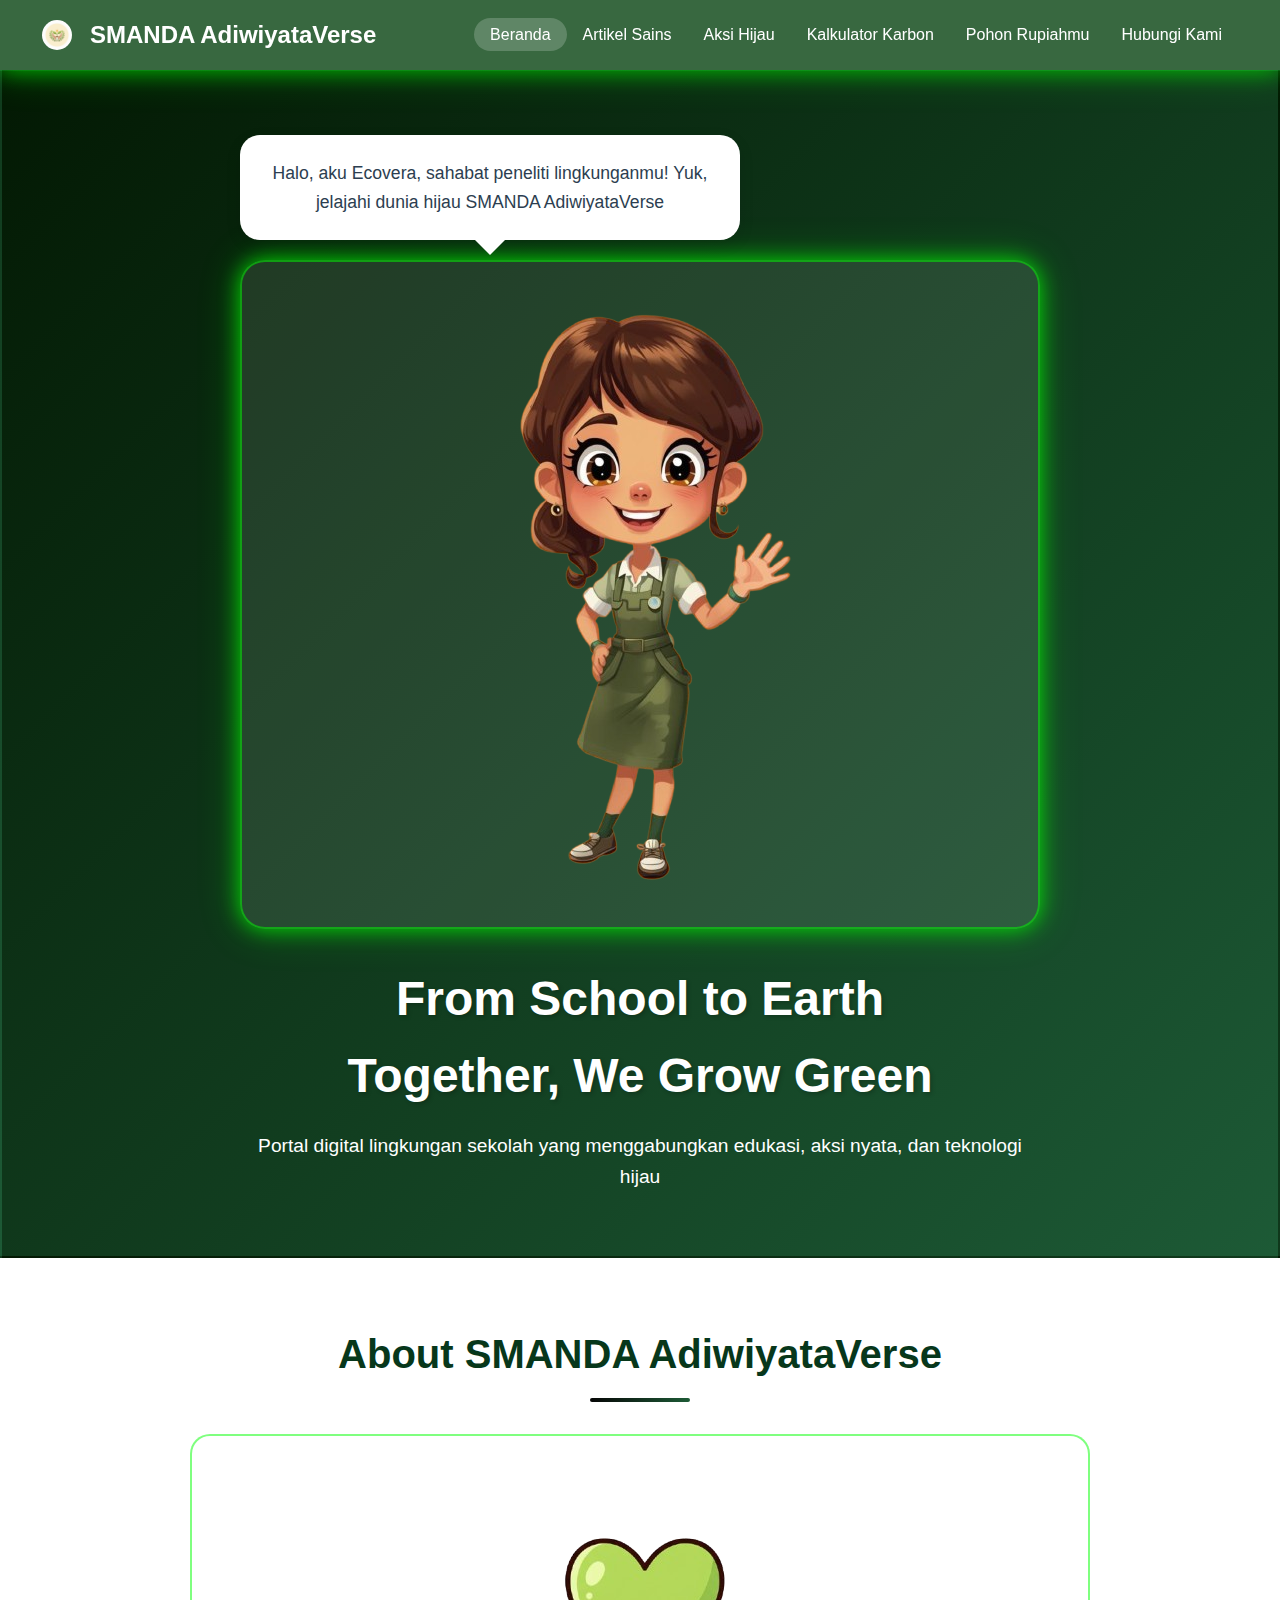
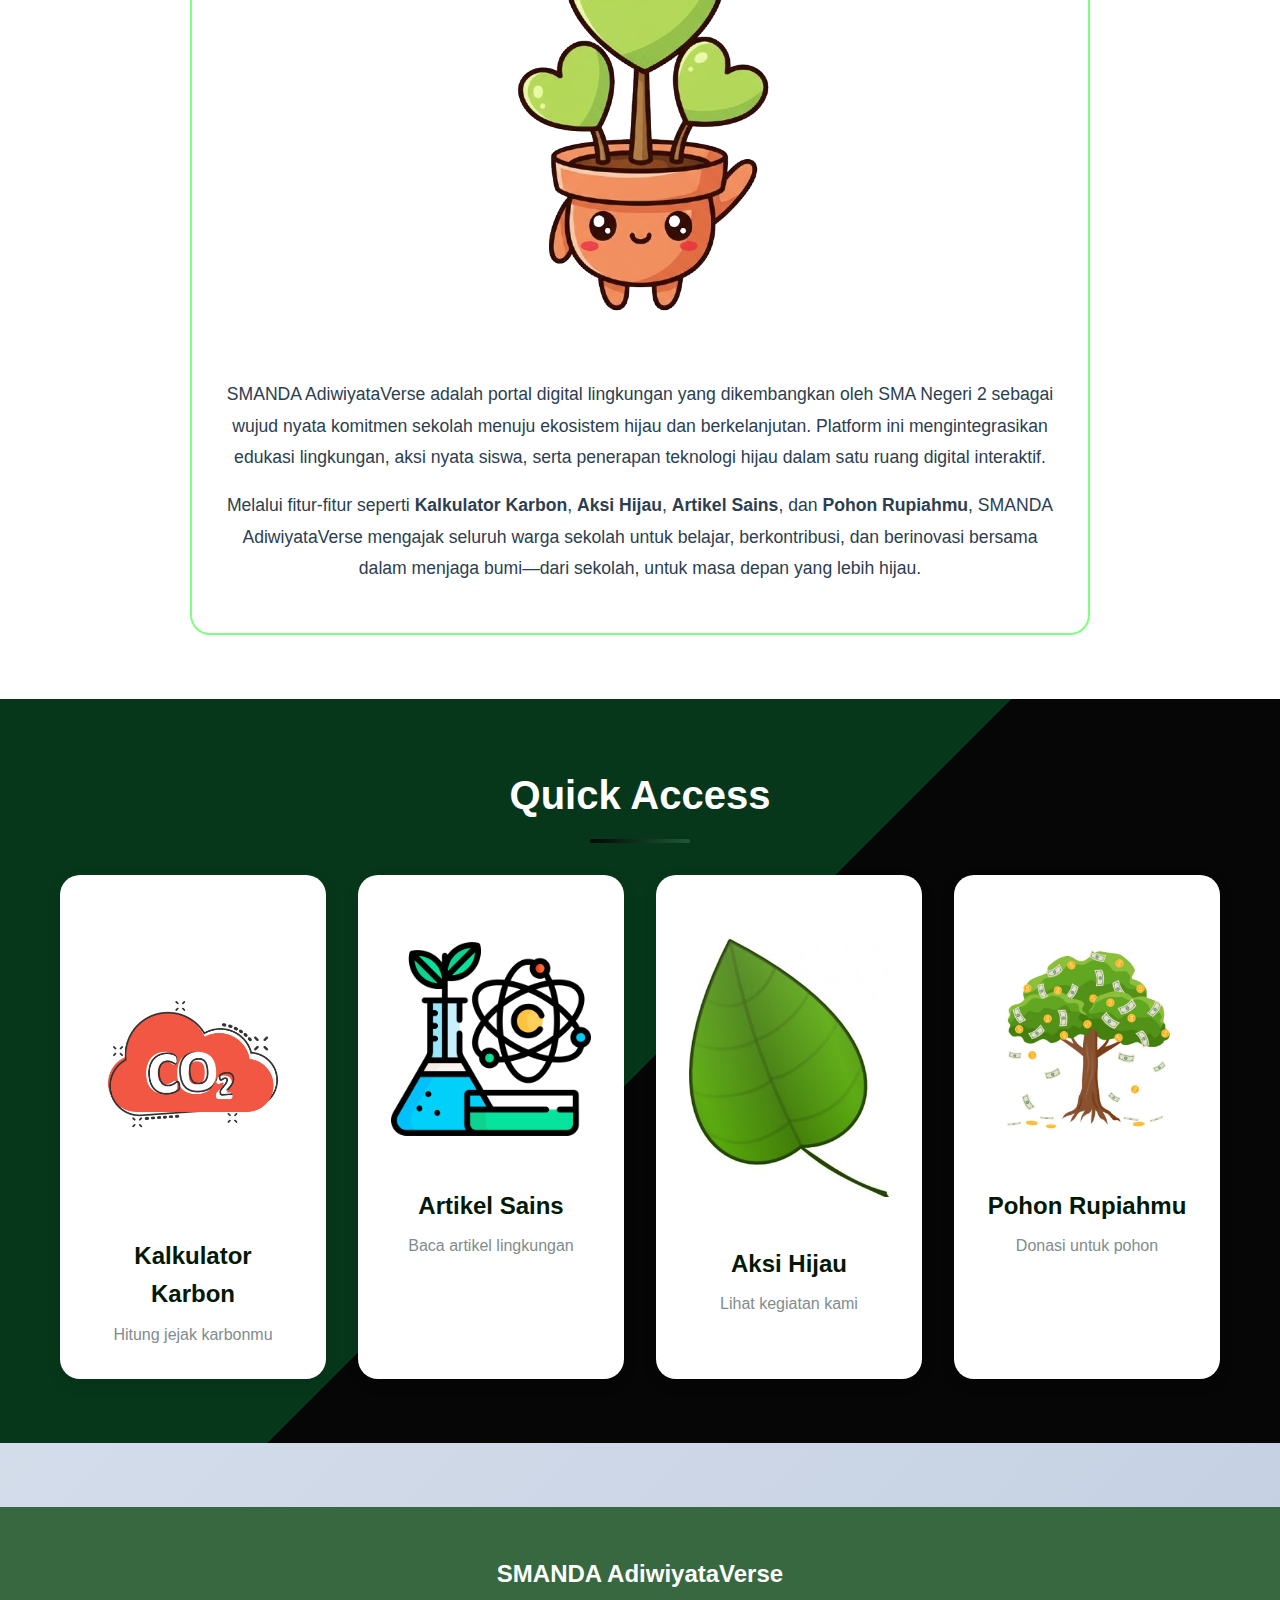
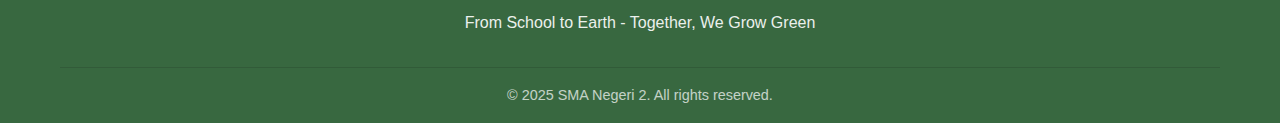
<file: project-folder/index.html>
<!DOCTYPE html>
<html lang="id">
<head>
    <meta charset="UTF-8">
    <meta name="viewport" content="width=device-width, initial-scale=1.0">
    <link rel="icon" href="https://public-frontend-cos.metadl.com/mgx/img/favicon.png" type="image/png">
    <title>SMANDA AdiwiyataVerse - Portal Lingkungan Digital</title>
    <link rel="stylesheet" href="./style.css">
</head>
<body>

    <nav class="navbar">
        <div class="nav-container">
            <div class="logo">
                <img src="logo.png" alt="Logo Memelihara Tumbuhan" class="logo-icon-image">
                <span class="logo-text">SMANDA AdiwiyataVerse</span>
            </div>
            <ul class="nav-menu">
                <li><a href="index.html" class="active">Beranda</a></li>
                <li><a href="artikel-sains.html">Artikel Sains</a></li>
                <li><a href="aksi-hijau.html">Aksi Hijau</a></li>
                <li><a href="kalkulator-karbon.html">Kalkulator Karbon</a></li>
                <li><a href="pohon-rupiahmu.html">Pohon Rupiahmu</a></li>
                <li class="nav-contact"><a href="contact.html" class="contact-btn">Hubungi Kami</a></li>
            </ul>
            <div class="hamburger">
                <span></span>
                <span></span>
                <span></span>
            </div>
        </div>
    </nav>

    <section class="hero">
        <div class="hero-container">
            <div class="hero-content">
                <div class="greeting-bubble">
                        <p class="greeting-text">Halo, aku Ecovera, sahabat peneliti lingkunganmu! Yuk, jelajahi dunia hijau SMANDA AdiwiyataVerse </p>
                    </div>
                <div class="ecovera-greeting">
                    <div class="ecovera-character">
                        <img src="vera.png" >
                    </div>
                </div>
                <h1 class="hero-title">From School to Earth<br>Together, We Grow Green</h1>
                <p class="hero-subtitle">Portal digital lingkungan sekolah yang menggabungkan edukasi, aksi nyata, dan teknologi hijau</p>
            </div>
        </div>
    </section>

    <section class="about">
        <div class="container"> 
            <h2 class="section-title">About SMANDA AdiwiyataVerse</h2>
            <div class="about-content" >
                <img src="cute.png" alt="Cute Image" class="about-image.left"> 
                <p>SMANDA AdiwiyataVerse adalah portal digital lingkungan yang dikembangkan oleh SMA Negeri 2 sebagai wujud nyata komitmen sekolah menuju ekosistem hijau dan berkelanjutan. Platform ini mengintegrasikan edukasi lingkungan, aksi nyata siswa, serta penerapan teknologi hijau dalam satu ruang digital interaktif.</p>
                <p>Melalui fitur-fitur seperti <strong>Kalkulator Karbon</strong>, <strong>Aksi Hijau</strong>, <strong>Artikel Sains</strong>, dan <strong>Pohon Rupiahmu</strong>, SMANDA AdiwiyataVerse mengajak seluruh warga sekolah untuk belajar, berkontribusi, dan berinovasi bersama dalam menjaga bumi—dari sekolah, untuk masa depan yang lebih hijau.</p>
            </div>
         
        </div>
    </section>

    <section class="quick-access">
        <div class="container">
            <h2 class="section-title">Quick Access</h2>
            <div class="quick-access-grid">
                <a href="kalkulator-karbon.html" class="quick-card">
                    <div class="quick-icon"><img src="co2.jpg" alt="" width="250"></div>
                    <h3>Kalkulator Karbon</h3>
                    <p>Hitung jejak karbonmu</p>
                </a>
                <a href="artikel-sains.html" class="quick-card">
                    <div class="quick-icon"><img src="artikel-sains.png" alt="" width="200"></div>
                    <h3>Artikel Sains</h3>
                    <p>Baca artikel lingkungan</p>
                </a>
                <a href="aksi-hijau.html" class="quick-card">
                    <div class="quick-icon"><img src="daun.jpg" alt="" width="200"></div>
                    <h3>Aksi Hijau</h3>
                    <p>Lihat kegiatan kami</p>
                </a>
                <a href="pohon-rupiahmu.html" class="quick-card">
                    <div class="quick-icon"><img src="pohon-rupiah.jpg" alt="" width="200" ></div>
                    <h3>Pohon Rupiahmu</h3>
                    <p>Donasi untuk pohon</p>
                </a>
            </div>
        </div>
    </section>

    <footer class="footer">
        <div class="container">
            <div class="footer-content">
                <div class="footer-logo">
                    <span class="logo-text">SMANDA AdiwiyataVerse</span>
                </div>
                <p class="footer-text">From School to Earth - Together, We Grow Green</p>
                <p class="footer-copyright">&copy; 2025 SMA Negeri 2. All rights reserved.</p>
            </div>
        </div>
    </footer>

    <script src="./script.js"></script>
</body>
</html>
</file>
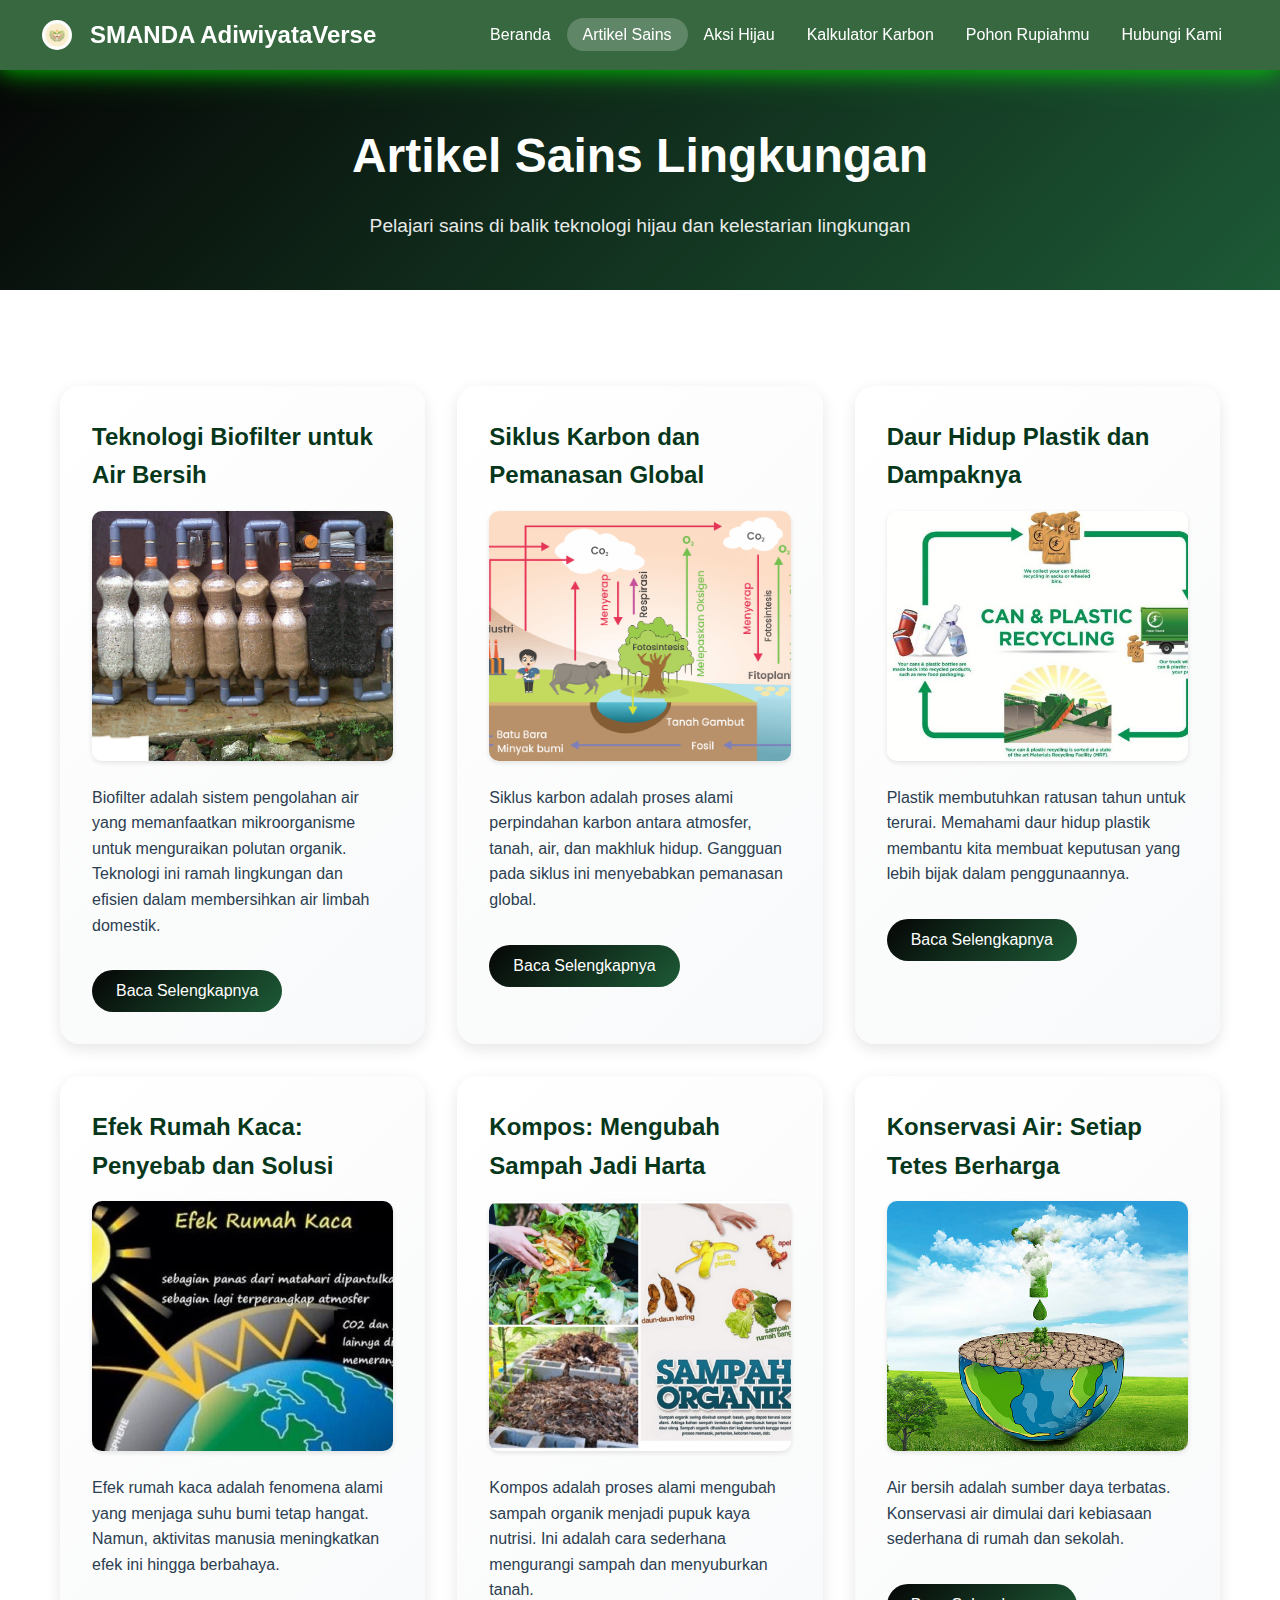
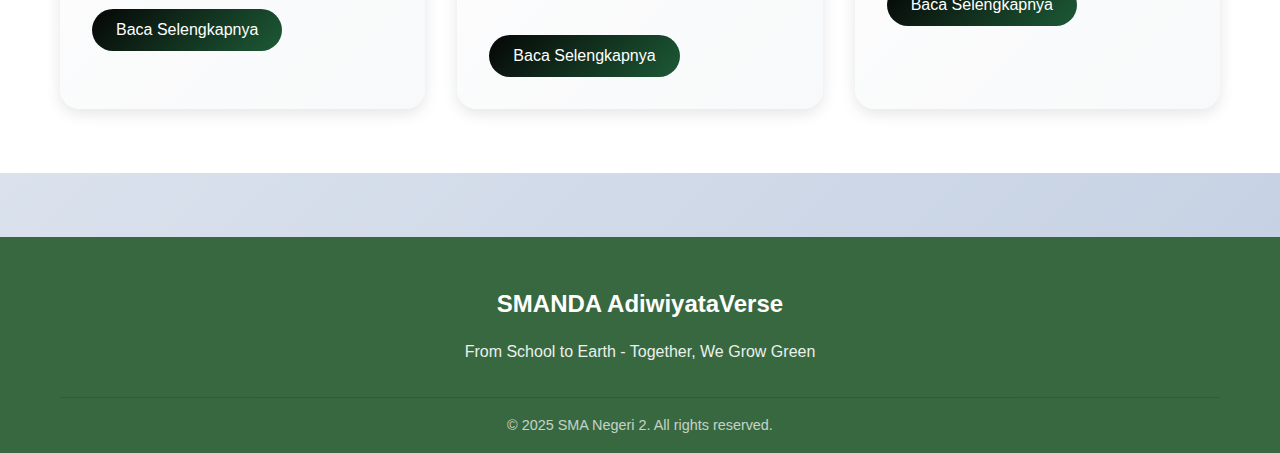
<file: project-folder/artikel-sains.html>
<!DOCTYPE html>
<html lang="id">
<head>
    <meta charset="UTF-8">
    <meta name="viewport" content="width=device-width, initial-scale=1.0">
    <link rel="icon" href="https://public-frontend-cos.metadl.com/mgx/img/favicon.png" type="image/png">
    <title>Artikel Sains - SMANDA AdiwiyataVerse</title>
    <link rel="stylesheet" href="./style.css">
</head>
<body>
    <nav class="navbar">
        <div class="nav-container">
            <div class="logo">
                <img src="logo.png" alt="Logo Memelihara Tumbuhan" class="logo-icon-image">
                <span class="logo-text">SMANDA AdiwiyataVerse</span>
            </div>
            <ul class="nav-menu">
                <li><a href="index.html">Beranda</a></li>
                <li><a href="artikel-sains.html" class="active">Artikel Sains</a></li>
                <li><a href="aksi-hijau.html">Aksi Hijau</a></li>
                <li><a href="kalkulator-karbon.html">Kalkulator Karbon</a></li>
                <li><a href="pohon-rupiahmu.html">Pohon Rupiahmu</a></li>
                <li class="nav-contact"><a href="contact.html" class="contact-btn">Hubungi Kami</a></li>
            </ul>
            <div class="hamburger">
                <span></span>
                <span></span>
                <span></span>
            </div>
        </div>
    </nav>

    <section class="page-header">
        <div class="container">
            <h1 class="page-title"> Artikel Sains Lingkungan</h1>
            <p class="page-subtitle">Pelajari sains di balik teknologi hijau dan kelestarian lingkungan</p>
        </div>
    </section>

    <section class="articles-section">
        <div class="container">
            <div class="articles-grid">
                <article class="article-card">
                    <h3 class="article-title">Teknologi Biofilter untuk Air Bersih</h3>
    
                    <div class="article-main-image-container">
                        <img src="biofilter.png" 
                        alt="Foto Skema/Instalasi Teknologi Biofilter" 
                        class="article-main-image">
                     </div>
                    
                    <p class="article-excerpt">Biofilter adalah sistem pengolahan air yang memanfaatkan mikroorganisme untuk menguraikan polutan organik. Teknologi ini ramah lingkungan dan efisien dalam membersihkan air limbah domestik.</p>
                    <div class="article-content">
                        <h4>Cara Kerja Biofilter:</h4>
                        <ul>
                            <li><strong>Media Filter:</strong> Menggunakan batu apung, kerikil, atau bahan organik sebagai tempat tumbuh bakteri pengurai</li>
                            <li><strong>Proses Aerobik:</strong> Bakteri memerlukan oksigen untuk menguraikan limbah organik menjadi zat yang lebih sederhana</li>
                            <li><strong>Hasil Akhir:</strong> Air yang keluar sudah lebih bersih dan aman untuk dibuang ke lingkungan</li>
                        </ul>
                        <p><strong>Manfaat:</strong> Mengurangi pencemaran air, biaya operasional rendah, dan ramah lingkungan.</p>
                    </div>
                    <button class="read-more-btn">Baca Selengkapnya</button>
                </article>

                <article class="article-card">
                    <h3 class="article-title">Siklus Karbon dan Pemanasan Global</h3>
    
                     <div class="article-main-image-container">
                        <img src="siklus-karbon.png" 
                        alt="Ilustrasi Siklus Karbon Global" 
                        class="article-main-image">
                     </div>

                    <p class="article-excerpt">Siklus karbon adalah proses alami perpindahan karbon antara atmosfer, tanah, air, dan makhluk hidup. Gangguan pada siklus ini menyebabkan pemanasan global.</p>
                    <div class="article-content">
                        <h4>Tahapan Siklus Karbon:</h4>
                        <ul>
                            <li><strong>Fotosintesis:</strong> Tumbuhan menyerap CO₂ dari atmosfer dan mengubahnya menjadi oksigen dan glukosa</li>
                            <li><strong>Respirasi:</strong> Makhluk hidup mengeluarkan CO₂ kembali ke atmosfer saat bernapas</li>
                            <li><strong>Dekomposisi:</strong> Organisme pengurai melepaskan karbon dari bahan organik yang mati</li>
                            <li><strong>Pembakaran Fosil:</strong> Aktivitas manusia melepaskan karbon tersimpan dalam bahan bakar fosil</li>
                        </ul>
                        <p><strong>Dampak:</strong> Peningkatan CO₂ di atmosfer menyebabkan efek rumah kaca dan pemanasan global.</p>
                    </div>
                    <button class="read-more-btn">Baca Selengkapnya</button>
                </article>

                <article class="article-card">
                    <h3 class="article-title">Daur Hidup Plastik dan Dampaknya</h3>

                    <div class="article-main-image-container">
                        <img src="daur-plastik.jpg" 
                        alt="daur-hidup-plastik" 
                        class="article-main-image">
                     </div>

                    <p class="article-excerpt">Plastik membutuhkan ratusan tahun untuk terurai. Memahami daur hidup plastik membantu kita membuat keputusan yang lebih bijak dalam penggunaannya.</p>
                    <div class="article-content">
                        <h4>Tahapan Daur Hidup Plastik:</h4>
                        <ul>
                            <li><strong>Produksi:</strong> Dibuat dari minyak bumi melalui proses kimia yang menghasilkan emisi CO₂</li>
                            <li><strong>Penggunaan:</strong> Digunakan dalam berbagai produk, seringkali hanya sekali pakai</li>
                            <li><strong>Pembuangan:</strong> Berakhir di TPA, lautan, atau insinerator</li>
                            <li><strong>Degradasi:</strong> Membutuhkan 100-1000 tahun untuk terurai, melepaskan mikroplastik berbahaya</li>
                        </ul>
                        <p><strong>Solusi:</strong> Kurangi penggunaan plastik sekali pakai, gunakan alternatif ramah lingkungan, dan daur ulang dengan benar.</p>
                    </div>
                    <button class="read-more-btn">Baca Selengkapnya</button>
                </article>

                <article class="article-card">
                    <h3 class="article-title">Efek Rumah Kaca: Penyebab dan Solusi</h3>

                      <div class="article-main-image-container">
                        <img src="efekrumahkaca.jpg" 
                        alt="efekrumahkaca" 
                        class="article-main-image">
                     </div>
                    
                    <p class="article-excerpt">Efek rumah kaca adalah fenomena alami yang menjaga suhu bumi tetap hangat. Namun, aktivitas manusia meningkatkan efek ini hingga berbahaya.</p>
                    <div class="article-content">
                        <h4>Cara Kerja Efek Rumah Kaca:</h4>
                        <ul>
                            <li><strong>Radiasi Matahari:</strong> Energi matahari masuk ke atmosfer bumi</li>
                            <li><strong>Penyerapan Panas:</strong> Permukaan bumi menyerap sebagian energi dan memantulkan sisanya</li>
                            <li><strong>Gas Rumah Kaca:</strong> CO₂, metana, dan gas lain menahan panas yang dipantulkan</li>
                            <li><strong>Pemanasan:</strong> Panas terperangkap menyebabkan suhu bumi meningkat</li>
                        </ul>
                        <p><strong>Solusi:</strong> Kurangi emisi dengan energi terbarukan, hemat energi, dan tanam lebih banyak pohon.</p>
                    </div>
                    <button class="read-more-btn">Baca Selengkapnya</button>
                </article>

                <article class="article-card">
                    <h3 class="article-title">Kompos: Mengubah Sampah Jadi Harta</h3>
                    
                    <div class="article-main-image-container">
                        <img src= "kompos.jpeg" 
                        alt="kompos" 
                        class="article-main-image">
                     </div>
                    
                    <p class="article-excerpt">Kompos adalah proses alami mengubah sampah organik menjadi pupuk kaya nutrisi. Ini adalah cara sederhana mengurangi sampah dan menyuburkan tanah.</p>
                    <div class="article-content">
                        <h4>Proses Pembuatan Kompos:</h4>
                        <ul>
                            <li><strong>Bahan Hijau:</strong> Sisa sayuran, buah, dan rumput (kaya nitrogen)</li>
                            <li><strong>Bahan Coklat:</strong> Daun kering, ranting, kertas (kaya karbon)</li>
                            <li><strong>Dekomposisi:</strong> Mikroorganisme mengurai bahan organik dalam 2-3 bulan</li>
                            <li><strong>Hasil:</strong> Kompos matang berwarna coklat gelap, berbau tanah, dan siap digunakan</li>
                        </ul>
                        <p><strong>Manfaat:</strong> Mengurangi sampah TPA, menyuburkan tanah tanpa kimia, dan mengurangi emisi metana.</p>
                    </div>
                    <button class="read-more-btn">Baca Selengkapnya</button>
                </article>

                <article class="article-card">
                    <h3 class="article-title">Konservasi Air: Setiap Tetes Berharga</h3>

                    <div class="article-main-image-container">
                        <img src="air.jpg" 
                        alt="air" 
                        class="article-main-image">
                     </div>
                    <p class="article-excerpt">Air bersih adalah sumber daya terbatas. Konservasi air dimulai dari kebiasaan sederhana di rumah dan sekolah.</p>
                    <div class="article-content">
                        <h4>Tips Konservasi Air:</h4>
                        <ul>
                            <li><strong>Perbaiki Kebocoran:</strong> Keran bocor bisa membuang 20 liter air per hari</li>
                            <li><strong>Mandi Singkat:</strong> Kurangi waktu mandi dari 15 menit jadi 5 menit</li>
                            <li><strong>Gunakan Kembali:</strong> Air bekas cuci sayur bisa untuk menyiram tanaman</li>
                            <li><strong>Tampung Air Hujan:</strong> Gunakan untuk menyiram tanaman atau mencuci kendaraan</li>
                        </ul>
                        <p><strong>Fakta:</strong> Menghemat 10 liter air per hari = 3.650 liter per tahun per orang!</p>
                    </div>
                    <button class="read-more-btn">Baca Selengkapnya</button>
                </article>
            </div>
        </div>
    </section>

    <footer class="footer">
        <div class="container">
            <div class="footer-content">
                <div class="footer-logo">
                    <span class="logo-text">SMANDA AdiwiyataVerse</span>
                </div>
                <p class="footer-text">From School to Earth - Together, We Grow Green</p>
                <p class="footer-copyright">&copy; 2025 SMA Negeri 2. All rights reserved.</p>
            </div>
        </div>
    </footer>

    <script src="./script.js"></script>
</body>
</html>
</file>
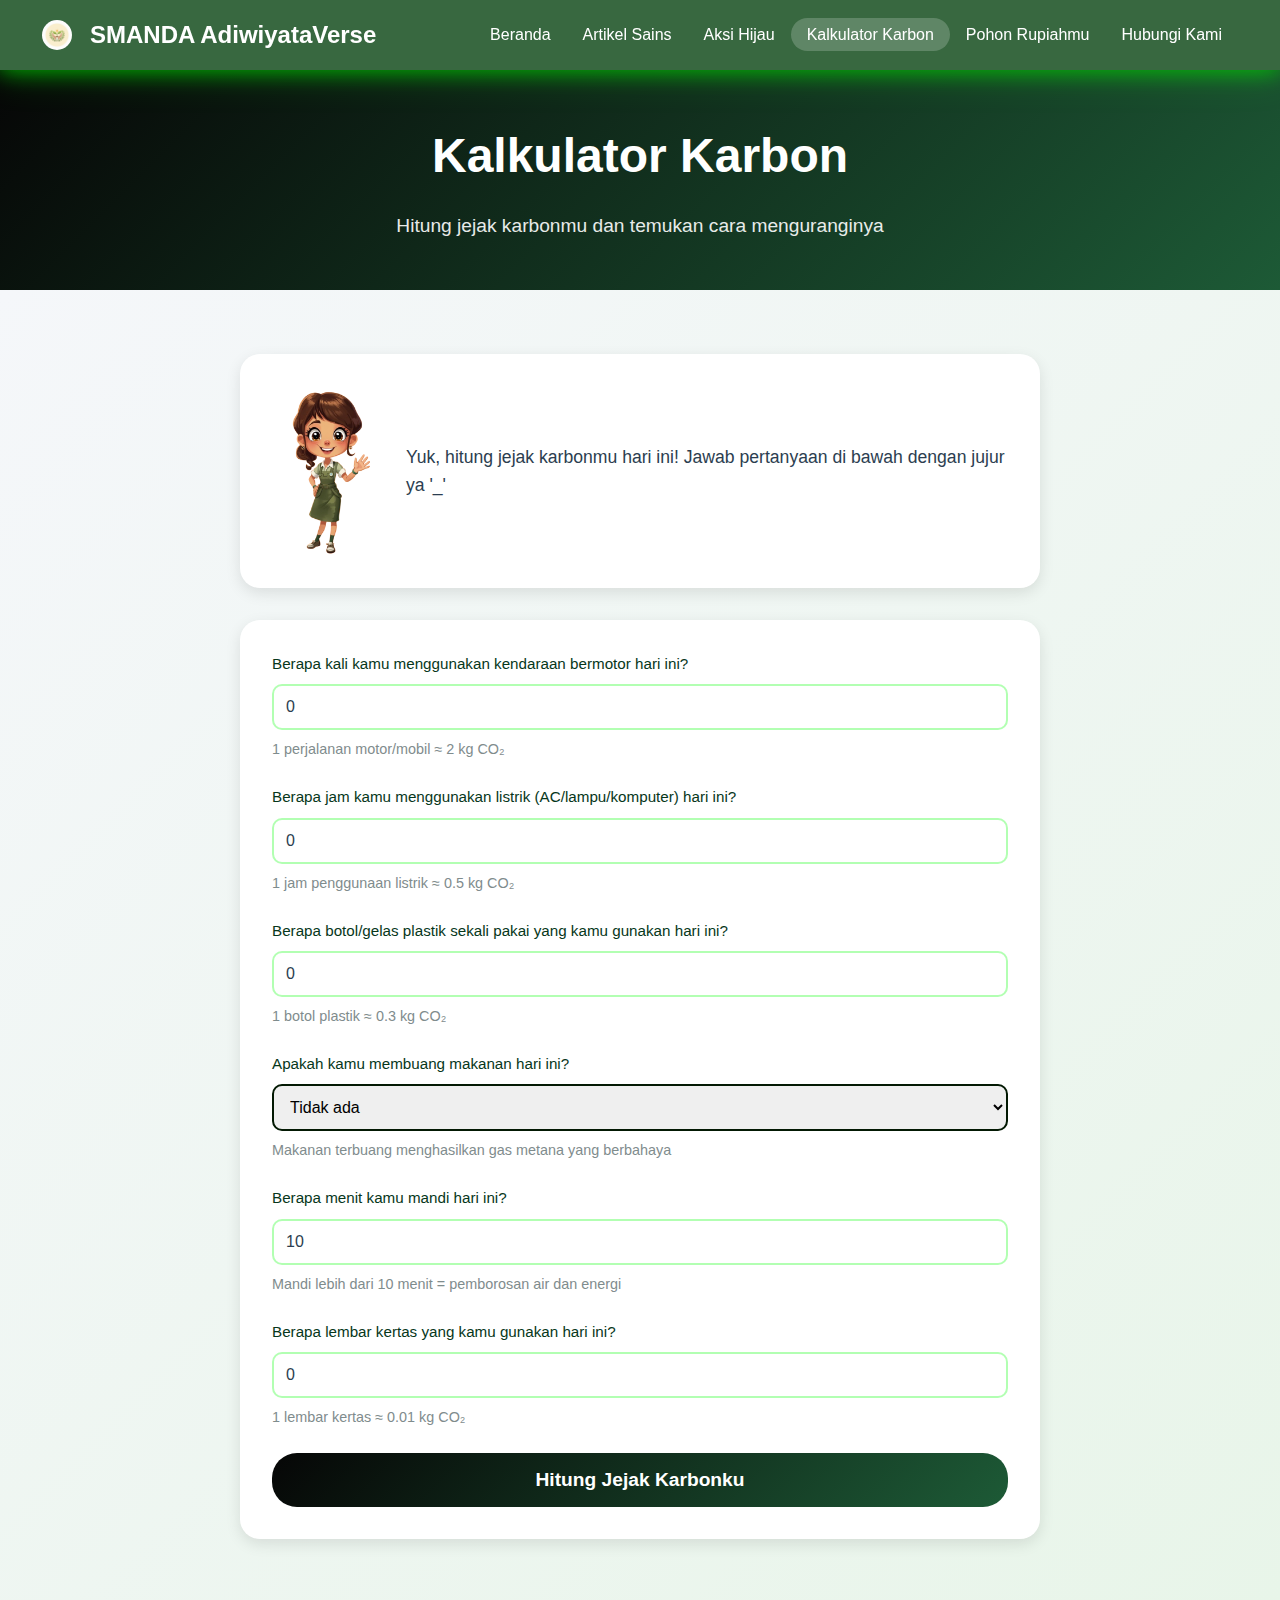
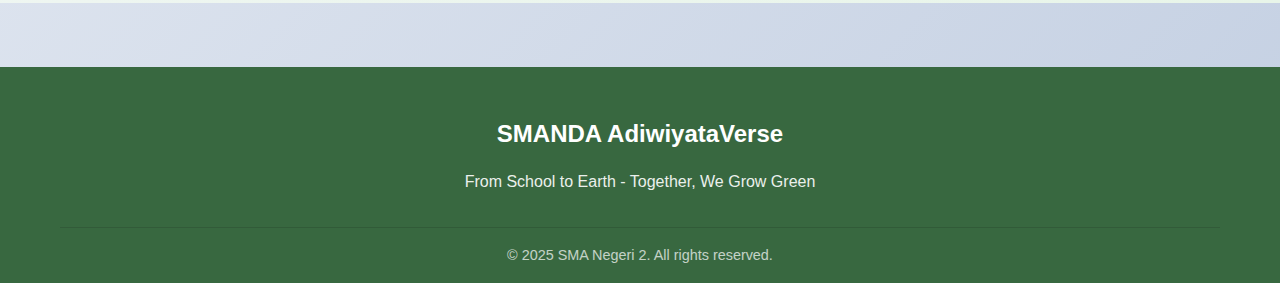
<file: project-folder/kalkulator-karbon.html>
<!DOCTYPE html>
<html lang="id">
<head>
    <meta charset="UTF-8">
    <meta name="viewport" content="width=device-width, initial-scale=1.0">
    <link rel="icon" href="https://public-frontend-cos.metadl.com/mgx/img/favicon.png" type="image/png">
    <title>Kalkulator Karbon - SMANDA AdiwiyataVerse</title>
    <link rel="stylesheet" href="./style.css">
</head>
<body>

    <nav class="navbar">
        <div class="nav-container">
            <div class="logo">
                <img src="logo.png" alt="Logo Memelihara Tumbuhan" class="logo-icon-image">
                <span class="logo-text">SMANDA AdiwiyataVerse</span>
            </div>
            <ul class="nav-menu">
                <li><a href="index.html">Beranda</a></li>
                <li><a href="artikel-sains.html">Artikel Sains</a></li>
                <li><a href="aksi-hijau.html">Aksi Hijau</a></li>
                <li><a href="kalkulator-karbon.html" class="active">Kalkulator Karbon</a></li>
                <li><a href="pohon-rupiahmu.html">Pohon Rupiahmu</a></li>
                <li class="nav-contact"><a href="contact.html" class="contact-btn">Hubungi Kami</a></li>
            </ul>
            <div class="hamburger">
                <span></span>
                <span></span>
                <span></span>
            </div>
        </div>
    </nav>

    <section class="page-header">
        <div class="container">
            <h1 class="page-title">Kalkulator Karbon</h1>
            <p class="page-subtitle">Hitung jejak karbonmu dan temukan cara menguranginya</p>
        </div>
    </section>

    <section class="calculator-section">
        <div class="container">
            <div class="calculator-container">
                <div class="calculator-intro">
                    <div class="ecovera-small">
                        <img src="vera.png" alt="Ecovera" class="ecovera-avatar">
                        <p class="ecovera-message">Yuk, hitung jejak karbonmu hari ini! Jawab pertanyaan di bawah dengan jujur ya '_' </p>
                    </div>
                </div>

                <form id="carbon-form" class="carbon-form">
                    <div class="form-group">
                        <label for="transport">
                            Berapa kali kamu menggunakan kendaraan bermotor hari ini?
                        </label>
                        <input type="number" id="transport" name="transport" min="0" value="0" required>
                        <small>1 perjalanan motor/mobil ≈ 2 kg CO₂</small>
                    </div>

                    <div class="form-group">
                        <label for="electricity">
                            Berapa jam kamu menggunakan listrik (AC/lampu/komputer) hari ini?
                        </label>
                        <input type="number" id="electricity" name="electricity" min="0" value="0" step="0.5" required>
                        <small>1 jam penggunaan listrik ≈ 0.5 kg CO₂</small>
                    </div>

                    <div class="form-group">
                        <label for="plastic">
                            Berapa botol/gelas plastik sekali pakai yang kamu gunakan hari ini?
                        </label>
                        <input type="number" id="plastic" name="plastic" min="0" value="0" required>
                        <small>1 botol plastik ≈ 0.3 kg CO₂</small>
                    </div>

                    <div class="form-group">
                        <label for="food-waste">
                            Apakah kamu membuang makanan hari ini?
                        </label>
                        <select id="food-waste" name="food-waste" required>
                            <option value="0">Tidak ada</option>
                            <option value="0.5">Sedikit (1 porsi kecil)</option>
                            <option value="1">Sedang (1 porsi penuh)</option>
                            <option value="2">Banyak (lebih dari 1 porsi)</option>
                        </select>
                        <small>Makanan terbuang menghasilkan gas metana yang berbahaya</small>
                    </div>

                    <div class="form-group">
                        <label for="water">
                            Berapa menit kamu mandi hari ini?
                        </label>
                        <input type="number" id="water" name="water" min="0" value="10" required>
                        <small>Mandi lebih dari 10 menit = pemborosan air dan energi</small>
                    </div>

                    <div class="form-group">
                        <label for="paper">
                            Berapa lembar kertas yang kamu gunakan hari ini?
                        </label>
                        <input type="number" id="paper" name="paper" min="0" value="0" required>
                        <small>1 lembar kertas ≈ 0.01 kg CO₂</small>
                    </div>

                    <button type="submit" class="calculate-btn">Hitung Jejak Karbonku</button>
                </form>

                <div id="results" class="results-container" style="display: none;">
                    <div class="results-header">
                        <h3>📊 Hasil Perhitungan</h3>
                    </div>
                    <div class="results-content">
                        <div class="total-emission">
                            <span class="emission-label">Total Emisi Hari Ini:</span>
                            <span class="emission-value" id="total-emission">0</span>
                            <span class="emission-unit">kg CO₂</span>
                        </div>
                        <div class="emission-breakdown">
                            <h4>Rincian Emisi:</h4>
                            <ul id="breakdown-list"></ul>
                        </div>
                        <div class="recommendations">
                            <h4>💡 Rekomendasi untuk Kamu:</h4>
                            <ul id="recommendations-list"></ul>
                        </div>
                        <div class="impact-comparison">
                            <p id="impact-text"></p>
                        </div>
                        <button id="recalculate" class="recalculate-btn">Hitung Ulang</button>
                    </div>
                </div>
            </div>
        </div>
    </section>

    <footer class="footer">
        <div class="container">
            <div class="footer-content">
                <div class="footer-logo">
                    <span class="logo-text">SMANDA AdiwiyataVerse</span>
                </div>
                <p class="footer-text">From School to Earth - Together, We Grow Green</p>
                <p class="footer-copyright">&copy; 2025 SMA Negeri 2. All rights reserved.</p>
            </div>
        </div>
    </footer>

    <script src="./script.js"></script>
    <script src="./kalkulator.js"></script>
</body>
</html>
</file>
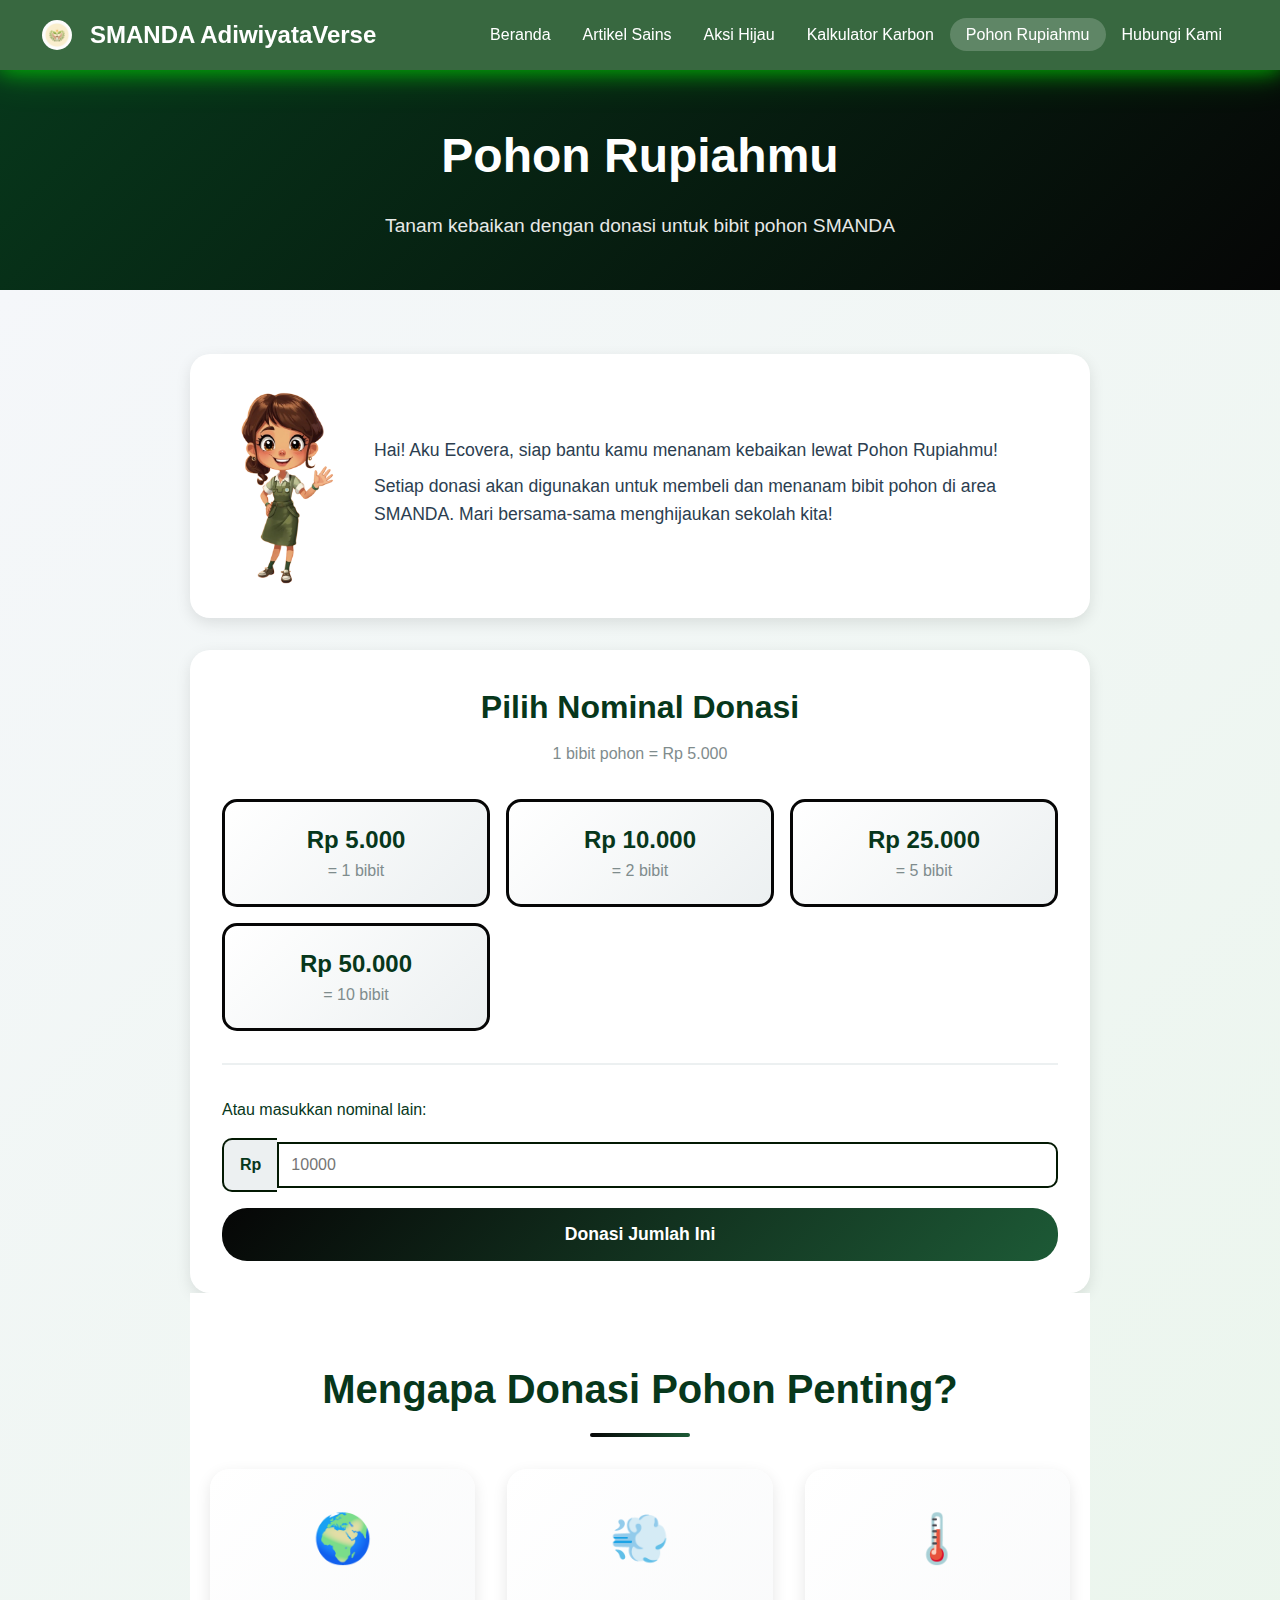
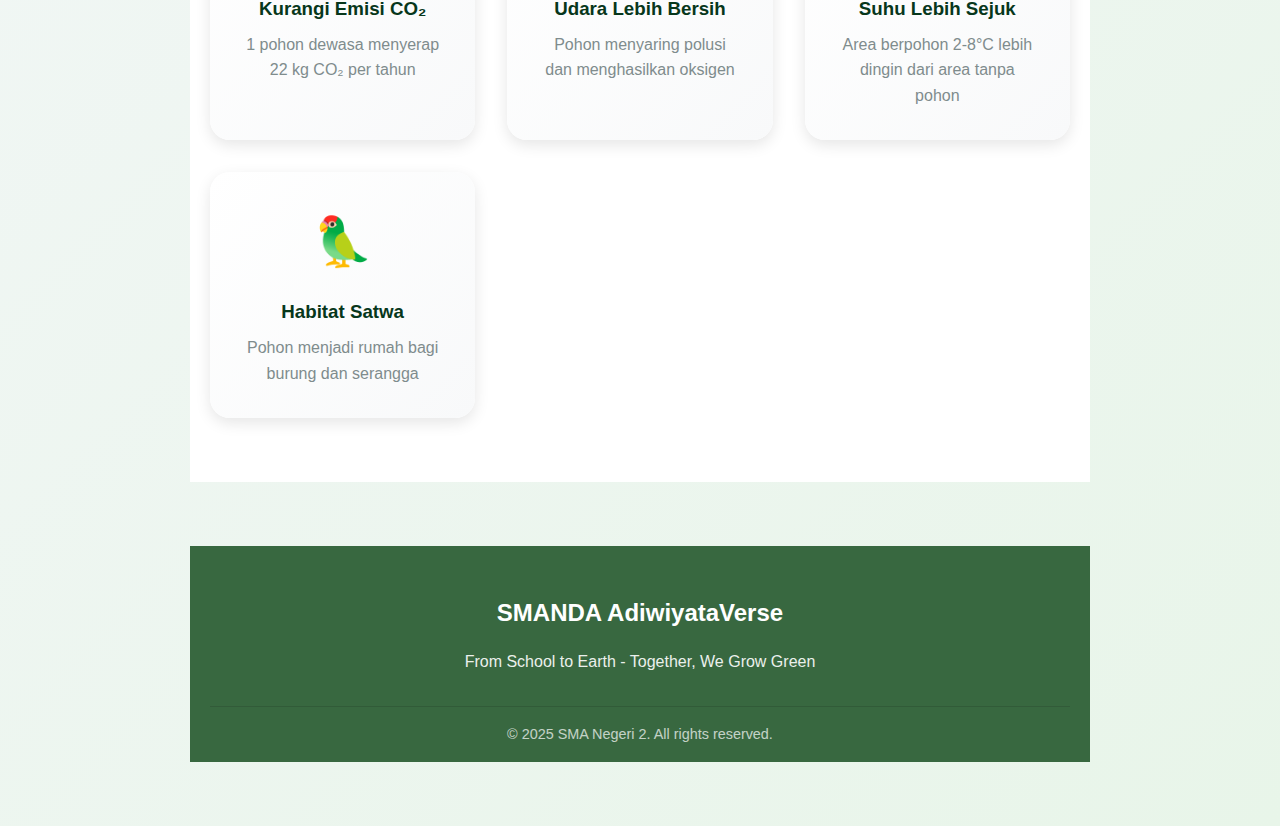
<file: project-folder/pohon-rupiahmu.html>
<!DOCTYPE html>
<html lang="id">
<head>
    <meta charset="UTF-8">
    <meta name="viewport" content="width=device-width, initial-scale=1.0">
    <link rel="icon" href="https://public-frontend-cos.metadl.com/mgx/img/favicon.png" type="image/png">
    <title>Pohon Rupiahmu - SMANDA AdiwiyataVerse</title>
    <link rel="stylesheet" href="./style.css">
</head>
<body>
    <nav class="navbar">
        <div class="nav-container">
            <div class="logo">
                <img src="logo.png" alt="Logo Memelihara Tumbuhan" class="logo-icon-image">
                <span class="logo-text">SMANDA AdiwiyataVerse</span>
            </div>
            <ul class="nav-menu">
                <li><a href="index.html">Beranda</a></li>
                <li><a href="artikel-sains.html">Artikel Sains</a></li>
                <li><a href="aksi-hijau.html">Aksi Hijau</a></li>
                <li><a href="kalkulator-karbon.html">Kalkulator Karbon</a></li>
                <li><a href="pohon-rupiahmu.html" class="active">Pohon Rupiahmu</a></li>
                <li><a href="contact.html">Hubungi Kami</a></li>
            </ul>
            <div class="hamburger">
                <span></span>
                <span></span>
                <span></span>
            </div>
        </div>
    </nav>

    <section class="page-header donation-header">
        <div class="container">
            <h1 class="page-title">Pohon Rupiahmu</h1>
            <p class="page-subtitle">Tanam kebaikan dengan donasi untuk bibit pohon SMANDA</p>
        </div>
    </section>

    <section class="donation-section">
        <div class="container">
            <div class="donation-container">
                <div class="ecovera-donation">
                    <img src="vera.png" alt="Ecovera" class="ecovera-avatar-large">
                    <div class="ecovera-speech">
                        <p>Hai! Aku Ecovera, siap bantu kamu menanam kebaikan lewat Pohon Rupiahmu!</p>
                        <p>Setiap donasi akan digunakan untuk membeli dan menanam bibit pohon di area SMANDA. Mari bersama-sama menghijaukan sekolah kita!</p>
                    </div>
                </div>

                <div class="donation-form-container">
                    <h2 class="form-title">Pilih Nominal Donasi</h2>
                    <p class="form-subtitle">1 bibit pohon = Rp 5.000</p>

                    <div class="donation-options">
                        <button class="donation-btn" data-amount="5000">
                            <span class="amount">Rp 5.000</span>
                            <span class="trees">= 1 bibit</span>
                        </button>
                        <button class="donation-btn" data-amount="10000">
                            <span class="amount">Rp 10.000</span>
                            <span class="trees">= 2 bibit</span>
                        </button>
                        <button class="donation-btn" data-amount="25000">
                            <span class="amount">Rp 25.000</span>
                            <span class="trees">= 5 bibit</span>
                        </button>
                        <button class="donation-btn" data-amount="50000">
                            <span class="amount">Rp 50.000</span>
                            <span class="trees">= 10 bibit</span>
                        </button>
                    </div>

                    <div class="custom-amount">
                        <label for="custom-donation">Atau masukkan nominal lain:</label>
                        <div class="custom-input-group">
                            <span class="currency">Rp</span>
                            <input type="number" id="custom-donation" min="1000" step="1000" placeholder="10000">
                        </div>
                        <button id="custom-donate-btn" class="custom-donate-btn">Donasi Jumlah Ini</button>
                    </div>

                    <div id="estimation" class="estimation-display" style="display: none;">
                        <div class="estimation-content">
                            <h3>Estimasi Dampak Donasimu</h3>
                            <div class="estimation-details">
                                <div class="estimation-item">
                                    <span class="estimation-label">Nominal Donasi:</span>
                                    <span class="estimation-value" id="donation-amount">Rp 0</span>
                                </div>
                                <div class="estimation-item">
                                    <span class="estimation-label">Setara dengan:</span>
                                    <span class="estimation-value" id="tree-count">0 bibit pohon</span>
                                </div>
                                <div class="estimation-impact">
                                    <p id="impact-message"></p>
                                </div>
                            </div>
                            <button id="proceed-payment" class="proceed-btn">Lanjut ke Pembayaran</button>
                        </div>
                    </div>

                    <div id="qris-display" class="qris-container" style="display: none;">
                        <h3>Scan QRIS untuk Donasi</h3>
                        <div class="qris-code">
                            <div class="qris-placeholder">
                                <img src="qriss.png" alt="QRIS DOTO untuk Donasi" width="200">
                                <p class="qris-instruction">Scan dengan aplikasi: DANA, OVO, GoPay, ShopeePay, atau m-Banking</p>
                                <p class="qris-amount">Total: <strong id="qris-amount">Rp 0</strong></p>
                            </div>
                            <p class="qris-instruction">Scan dengan aplikasi: DANA, OVO, GoPay, ShopeePay, atau m-Banking</p>
                            <p class="qris-amount">Total: <strong id="qris-amount">Rp 0</strong></p>
                        </div>
                        <button id="confirm-payment" class="confirm-btn">Saya Sudah Bayar</button>
                        <button id="cancel-payment" class="cancel-btn">Batal</button>
                    </div>

                    <div id="success-message" class="success-container" style="display: none;">
                        <div class="success-content">
                            <h3>Terima Kasih!</h3>
                            <p class="success-text">Kamu baru saja ikut serta menumbuhkan pohon baru di bumi kita.</p>
                            <div class="success-details">
                                <p><strong>Donasi:</strong> <span id="success-amount">Rp 0</span></p>
                                <p><strong>Bibit Pohon:</strong> <span id="success-trees">0 bibit</span></p>
                            </div>
                            <p class="success-message">Bibit pohon akan ditanam di area SMANDA dan kamu akan mendapat update melalui Instagram sekolah!</p>
                            <button id="donate-again" class="donate-again-btn">Donasi Lagi</button>
                            <a href="index.html" class="back-home-btn">Kembali ke Beranda</a>
                        </div>
                    </div>
                </div>

    <section class="why-donate">
        <div class="container">
            <h2 class="section-title">Mengapa Donasi Pohon Penting?</h2>
            <div class="benefits-grid">
                <div class="benefit-card">
                    <div class="benefit-icon">🌍</div>
                    <h3>Kurangi Emisi CO₂</h3>
                    <p>1 pohon dewasa menyerap 22 kg CO₂ per tahun</p>
                </div>
                <div class="benefit-card">
                    <div class="benefit-icon">💨</div>
                    <h3>Udara Lebih Bersih</h3>
                    <p>Pohon menyaring polusi dan menghasilkan oksigen</p>
                </div>
                <div class="benefit-card">
                    <div class="benefit-icon">🌡️</div>
                    <h3>Suhu Lebih Sejuk</h3>
                    <p>Area berpohon 2-8°C lebih dingin dari area tanpa pohon</p>
                </div>
                <div class="benefit-card">
                    <div class="benefit-icon">🦜</div>
                    <h3>Habitat Satwa</h3>
                    <p>Pohon menjadi rumah bagi burung dan serangga</p>
                </div>
            </div>
        </div>
    </section>

    <footer class="footer">
        <div class="container">
            <div class="footer-content">
                <div class="footer-logo">
                    <span class="logo-text">SMANDA AdiwiyataVerse</span>
                </div>
                <p class="footer-text">From School to Earth - Together, We Grow Green</p>
                <p class="footer-copyright">&copy; 2025 SMA Negeri 2. All rights reserved.</p>
            </div>
        </div>
    </footer>

    <script src="./script.js"></script>
    <script>
        const donationBtns = document.querySelectorAll('.donation-btn');
        const customDonateBtn = document.getElementById('custom-donate-btn');
        const customDonationInput = document.getElementById('custom-donation');
        const estimation = document.getElementById('estimation');
        const qrisDisplay = document.getElementById('qris-display');
        const successMessage = document.getElementById('success-message');
        const proceedPayment = document.getElementById('proceed-payment');
        const confirmPayment = document.getElementById('confirm-payment');
        const cancelPayment = document.getElementById('cancel-payment');
        const donateAgain = document.getElementById('donate-again');

        let currentAmount = 0;

        function showEstimation(amount) {
            currentAmount = amount;
            const trees = Math.floor(amount / 5000);
            const remainder = amount % 5000;
            
            document.getElementById('donation-amount').textContent = `Rp ${amount.toLocaleString('id-ID')}`;
            
            let treeText = '';
            if (trees > 0 && remainder > 0) {
                treeText = `${trees} bibit penuh + ${(remainder/5000).toFixed(1)} bibit`;
            } else if (trees > 0) {
                treeText = `${trees} bibit pohon`;
            } else {
                treeText = `${(amount/5000).toFixed(1)} bibit pohon`;
            }
            document.getElementById('tree-count').textContent = treeText;
            
            let impactMsg = '';
            if (trees >= 10) {
                impactMsg = 'Luar biasa! Donasimu bisa menanam pohon sebanyak ini dan menyerap ~220 kg CO₂ per tahun!';
            } else if (trees >= 5) {
                impactMsg = 'Hebat! Kontribusimu sangat berarti untuk menghijaukan SMANDA!';
            } else if (trees >= 1) {
                impactMsg = 'Terima kasih! Setiap pohon berharga untuk masa depan bumi kita!';
            } else {
                impactMsg = 'Setiap rupiah berharga! Donasimu akan dikumpulkan untuk membeli bibit pohon.';
            }
            document.getElementById('impact-message').textContent = impactMsg;
            
            estimation.style.display = 'block';
            qrisDisplay.style.display = 'none';
            successMessage.style.display = 'none';
        }

        donationBtns.forEach(btn => {
            btn.addEventListener('click', () => {
                const amount = parseInt(btn.dataset.amount);
                showEstimation(amount);
            });
        });

        customDonateBtn.addEventListener('click', () => {
            const amount = parseInt(customDonationInput.value);
            if (amount && amount >= 1000) {
                showEstimation(amount);
            } else {
                alert('Minimal donasi Rp 1.000');
            }
        });

        proceedPayment.addEventListener('click', () => {
            document.getElementById('qris-amount').textContent = `Rp ${currentAmount.toLocaleString('id-ID')}`;
            estimation.style.display = 'none';
            qrisDisplay.style.display = 'block';
        });

        confirmPayment.addEventListener('click', () => {
            const trees = Math.floor(currentAmount / 5000);
            document.getElementById('success-amount').textContent = `Rp ${currentAmount.toLocaleString('id-ID')}`;
            document.getElementById('success-trees').textContent = `${trees > 0 ? trees : (currentAmount/5000).toFixed(1)} bibit`;
            
            const totalDonations = document.getElementById('total-donations');
            const totalTrees = document.getElementById('total-trees');
            const totalDonors = document.getElementById('total-donors');
            
            const currentTotal = parseInt(totalDonations.textContent.replace(/[^0-9]/g, '')) || 0;
            const currentTreeCount = parseInt(totalTrees.textContent) || 0;
            const currentDonorCount = parseInt(totalDonors.textContent) || 0;
            
            totalDonations.textContent = `Rp ${(currentTotal + currentAmount).toLocaleString('id-ID')}`;
            totalTrees.textContent = currentTreeCount + trees;
            totalDonors.textContent = currentDonorCount + 1;
            
            localStorage.setItem('totalDonations', currentTotal + currentAmount);
            localStorage.setItem('totalTrees', currentTreeCount + trees);
            localStorage.setItem('totalDonors', currentDonorCount + 1);
            localStorage.setItem('treesPlanted', currentTreeCount + trees);
            
            qrisDisplay.style.display = 'none';
            successMessage.style.display = 'block';
        });

        cancelPayment.addEventListener('click', () => {
            qrisDisplay.style.display = 'none';
            estimation.style.display = 'block';
        });

        donateAgain.addEventListener('click', () => {
            successMessage.style.display = 'none';
            estimation.style.display = 'none';
            customDonationInput.value = '';
        });

        window.addEventListener('load', () => {
            const savedDonations = localStorage.getItem('totalDonations') || 0;
            const savedTrees = localStorage.getItem('totalTrees') || 0;
            const savedDonors = localStorage.getItem('totalDonors') || 0;
            
            document.getElementById('total-donations').textContent = `Rp ${parseInt(savedDonations).toLocaleString('id-ID')}`;
            document.getElementById('total-trees').textContent = savedTrees;
            document.getElementById('total-donors').textContent = savedDonors;
        });
    </script>
</body>
</html>
</file>
<file: project-folder/style.css>
/* Reset and Base Styles */
* {
    margin: 0;
    padding: 0;
    box-sizing: border-box;
}

:root {
    --primary-green: #060606;
    --dark-green: #07371b;
    --black: #0f0f0f;
    --teal: #1d5a36;
    --light-green: #031903;
    --navbar: #386840;
    --brown: #2f170d;
    --yellow: #f1c40f;
    --orange: #e4832f;
    --blue: #3498db;
    --red: #e74c3c;
    --dark: #2c3e50;
    --light: #ecf0f1;
    --white: #ffffff;
    --shadow: rgba(0, 0, 0, 0.1);
}

body {
    font-family: 'Segoe UI', Tahoma, Geneva, Verdana, sans-serif;
    line-height: 1.6;
    color: var(--dark);
    background: linear-gradient(135deg, #f5f7fa 0%, #c3cfe2 100%);
    min-height: 100vh;
}

.container {
    max-width: 1200px;
    margin: 0 auto;
    padding: 0 20px;
}

/* Navigation */
.navbar {
    background: linear-gradient(135deg, var(--navbar) 100%);
    box-shadow: 0 2px 10px var(--shadow), 0 0 20px rgba(0, 255, 0, 0.7), 0 0 40px rgba(0, 255, 0, 0.3);
    position: sticky;
    top: 0;
    z-index: 1000;
}

.nav-container {
    max-width: 1200px;
    margin: 0 auto;
    padding: 1rem 2px;
    display: flex;
    justify-content: space-between;
    align-items: center;
}

.logo {
    display: flex;
    align-items: center;
    gap: 10px;
    font-size: 1.5rem;
    font-weight: bold;
    color: var(--white);
}

.logo-icon-image {
    width: 30px; 
    height: 30px; 
    vertical-align: middle; 
    margin-right: 8px; 
    border-radius: 50%; 
}

.logo-icon {
    font-size: 2rem;
}

.nav-menu {
    display: flex;
    list-style: none;
}

.nav-menu a {
    color: var(--white);
    text-decoration: none;
    font-weight: 500;
    transition: all 0.3s ease;
    padding: 0.5rem 1rem;
    border-radius: 20px;
}

.nav-menu a:hover,
.nav-menu a.active {
    background: rgba(255, 255, 255, 0.2);
    transform: translateY(-2px);
}

.hamburger {
    display: none;
    flex-direction: column;
    cursor: pointer;
    gap: 5px;
}

.hamburger span {
    width: 25px;
    height: 3px;
    background: var(--white);
    border-radius: 3px;
    transition: all 0.3s ease;
}

/* Hero Section */
.hero {
    border: 2px solid transparent; 
    box-shadow: 
        0 0 5px rgba(0, 255, 0, 0.5),  
        0 0 10px rgba(0, 255, 0, 0.4), 
        0 0 15px rgba(0, 255, 0, 0.3); 
    
    background: linear-gradient(135deg, var(--light-green) 0%, var(--teal) 100%);
    padding: 4rem 0;
    margin-top: -1px;
}

.hero-container {
    max-width: 1200px;
    margin: 0 auto;
    padding: 0 20px;
    display: flex;
    flex-direction: column;
    align-items: center; 
    text-align: center;
}

.ecovera-greeting {
    display: flex;
    flex-direction: column; 
    gap: 2rem;
    margin-bottom: 2rem;
    flex-wrap: wrap;
    align-items: center; 
    border: 2px solid rgba(0, 255, 0, 0.5);
    border-radius: 25px;
    box-shadow: 0 0 20px rgba(0, 255, 0, 0.7), 0 0 40px rgba(0, 255, 0, 0.3);
    padding: 2rem;
    background: rgba(255, 255, 255, 0.1);
}

.ecovera-character {
    flex-shrink: 0;
}

.ecovera-img {
    width: 100px;
    height: 100px;
    border-radius: 50%;
    border: 5px solid var(--white);
    box-shadow: 0 5px 20px var(--shadow);
    object-fit: cover;
}

.greeting-bubble {
    background: var(--white);
    padding: 1.5rem;
    border-radius: 20px;
    box-shadow: 0 5px 15px var(--shadow);
    position: relative;
    flex: 1;
    min-width: 300px;
    max-width: 500px; 
    text-align: center; 
    order: -1;
    margin-bottom: 20px; 
}

.greeting-bubble::before {
    content: '';
    position: absolute;
    left: 50%; 
    top: 100%; 
    transform: translateX(-50%); 
    width: 0;
    height: 0;
    border-left: 15px solid transparent; 
    border-right: 15px solid transparent;
    border-top: 15px solid var(--white); 
    border-bottom: none; 
}

.greeting-text {
    font-size: 1.1rem;
    color: var(--dark);
}

.hero-title {
    font-size: 3rem;
    color: var(--white);
    text-align: center;
    margin-bottom: 1rem;
    text-shadow: 2px 2px 4px rgba(0, 0, 0, 0.2);
}

.hero-subtitle {
    font-size: 1.2rem;
    color: var(--white);
    text-align: center;
    max-width: 800px;
    margin: 0 auto;
}

/* About Section */
.about {
    padding: 4rem 0;
    background: var(--white);
    overflow: hidden;
}


.about-image.left {
    width: 80px;
    height: 80px;
    object-fit: contain;
    animation: float 3s ease-in-out infinite;
}


.section-title {
    font-size: 2.5rem;
    color: var(--dark-green);
    text-align: center;
    margin-bottom: 2rem;
    position: relative;
    padding-bottom: 1rem;
}

.section-title::after {
    content: '';
    position: absolute;
    bottom: 0;
    left: 50%;
    transform: translateX(-50%);
    width: 100px;
    height: 4px;
    background: linear-gradient(90deg, var(--primary-green), var(--teal));
    border-radius: 2px;
}

.about-content {
    max-width: 900px;
    margin: 0 auto;
    text-align: center;
    font-size: 1.1rem;
    line-height: 1.8;
    position: relative;
    border: 2px solid rgba(0, 255, 0, 0.5);
    border-radius: 20px;
    padding: 2rem;
    background: var(--white);
    overflow: hidden;
    display: block;
    clear: both;
}

.about-content::before {
    content: '';
    position: absolute;
    top: -2px;
    left: -2px;
    right: -2px;
    bottom: -2px;
    border: 2px solid transparent;
    border-radius: 20px;
    background: linear-gradient(45deg, rgba(0, 255, 0, 0.5), rgba(0, 255, 0, 0.2), rgba(0, 255, 0, 0.5));
    z-index: -1;
    animation: spin 3s linear infinite; /* Animasi berputar */
}

@keyframes float {
    0%, 100% { transform: translateY(0); }
    50% { transform: translateY(-12px); }
}

@keyframes spin {
    0% { transform: rotate(0deg); }
    100% { transform: rotate(360deg); }
}

.about-content p {
    margin-bottom: 1rem;
    position: relative;
    z-index: 1;

}

/* Quick Access */
.quick-access {
    padding: 4rem 2rem;
    background: linear-gradient(135deg, #07371b 50%, #060606 50%);
}

.quick-access .section-title {
    color: var(--white);
}

.quick-access-grid {
    display: grid;
    grid-template-columns: repeat(auto-fit, minmax(250px, 1fr));
    gap: 2rem;
    margin-top: 2rem;
}

.quick-card {
    background: var(--white);
    padding: 2rem;
    border-radius: 20px;
    text-align: center;
    text-decoration: none;
    color: var(--dark);
    box-shadow: 0 5px 15px var(--shadow);
    transition: all 0.3s ease;

}

.quick-card:hover {
    transform: translateY(-10px);
    box-shadow: 0 10px 25px rgba(46, 204, 113, 0.3);
}

.quick-icon {
    font-size: 4rem;
    margin-bottom: 1rem;
    background-size: cover;
    background-position: center;
    padding: 2rem;
    border-radius: 20%;
    display: flex;
    align-items: center;
    justify-content: center;
}

.quick-card h3 {
    color: var(--light-green);
    margin-bottom: 0.5rem;
    font-size: 1.5rem;
}

.quick-card p {
    color: #7f8c8d;
}

/* Statistics */
.statistics {
    padding: 4rem 0;
    background: linear-gradient(135deg,  var(--primary-green) 100%);
    color: var(--white);
    margin-top: 4rem;
}

.statistics .section-title {
    color: var(--white);
}

.statistics .section-title::after {
    background: var(--white);
}

.stats-grid {
    display: grid;
    grid-template-columns: repeat(auto-fit, minmax(250px, 1fr));
    gap: 2rem;
    margin-top: 2rem;
}

.stat-card {
    background: rgba(255, 255, 255, 0.1);
    -webkit-backdrop-filter: blur(10px);
    backdrop-filter: blur(10px);
    padding: 2rem;
    border-radius: 20px;
    text-align: center;
    border: 2px solid rgba(255, 255, 255, 0.2);
}

.stat-icon {
    font-size: 3rem;
    margin-bottom: 1rem;
}

.stat-number {
    font-size: 3rem;
    font-weight: bold;
    margin-bottom: 0.5rem;
}

.stat-label {
    font-size: 1.1rem;
    opacity: 0.9;
}

/* Page Header */
.page-header {
    background: linear-gradient(135deg, var(--primary-green) 0%, var(--teal) 100%);
    padding: 3rem 0;
    text-align: center;
    color: var(--white);
}

.page-title {
    font-size: 3rem;
    margin-bottom: 1rem;
}

.page-subtitle {
    font-size: 1.2rem;
    opacity: 0.9;
}

/* Articles Section */
.articles-section {
    padding: 4rem 0;
    background: var(--white);
}

.articles-grid {
    display: grid;
    grid-template-columns: repeat(auto-fit, minmax(350px, 1fr));
    gap: 2rem;
    margin-top: 2rem;
}

.article-card {
    background: linear-gradient(135deg, #ffffff 0%, #f8f9fa 100%);
    padding: 2rem;
    border-radius: 20px;
    box-shadow: 0 5px 15px var(--shadow);
    transition: all 0.3s ease;
}

.article-card:hover {
    transform: translateY(-5px);
    box-shadow: 0 10px 25px rgba(46, 204, 113, 0.2);
}

.article-icon {
    display: none;
}

.article-icon-img {
    width: 100%; 
    height: 100%;
    object-fit: cover; 
    border-radius: 10px;
}

.article-title {
    color: var(--dark-green);
    margin-bottom: 1rem;
    font-size: 1.5rem;
}

.article-main-image-container {
    width: 100%;
    height: 250px; 
    overflow: hidden;
    margin-bottom: 1.5rem; 
    border-radius: 10px; 
    box-shadow: 0 2px 5px rgba(0, 0, 0, 0.1);
}

.article-main-image {
    width: 100%;
    height: 100%;
    object-fit: cover; 
    display: block;
}

.article-excerpt {
    color: var(--dark);
    margin-bottom: 1rem;
    line-height: 1.6;
}

.article-content {
    max-height: 0;
    overflow: hidden;
    transition: max-height 0.5s ease;
    margin-top: 1rem;
}

.article-card.expanded .article-content {
    max-height: 1000px;
}

.article-content h4 {
    color: var(--dark-green);
    margin: 1rem 0 0.5rem 0;
}

.article-content ul {
    margin-left: 1.5rem;
    margin-bottom: 1rem;
}

.article-content li {
    margin-bottom: 0.5rem;
}

.read-more-btn {
    background: linear-gradient(135deg, var(--primary-green), var(--teal));
    color: var(--white);
    border: none;
    padding: 0.75rem 1.5rem;
    border-radius: 25px;
    cursor: pointer;
    font-size: 1rem;
    font-weight: 500;
    transition: all 0.3s ease;
    margin-top: 1rem;
}

.read-more-btn:hover {
    transform: scale(1.05);
    box-shadow: 0 5px 15px rgba(46, 204, 113, 0.4);
}

/* Calculator Section */
.calculator-section {
    padding: 4rem 0;
    background: linear-gradient(135deg, #f5f7fa 0%, #e8f5e9 100%);
}

.calculator-container {
    max-width: 800px;
    margin: 0 auto;
}

.calculator-intro {
    background: var(--white);
    padding: 2rem;
    border-radius: 20px;
    box-shadow: 0 5px 15px var(--shadow);
    margin-bottom: 2rem;
}

.ecovera-small {
    display: flex;
    align-items: center;
    gap: 1.5rem;
}

.ecovera-avatar {
    width: 110px;
    height: 170px;
    object-fit: cover;
}

.ecovera-message {
    flex: 1;
    font-size: 1.1rem;
    color: var(--dark);
}

.carbon-form {
    background: var(--white);
    padding: 2rem;
    border-radius: 20px;
    box-shadow: 0 5px 15px var(--shadow);
}

.form-group {
    margin-bottom: 2rem;
}

.form-group label {
    display: block;
    font-size: 1.1rem;
    color: var(--dark-green);
    margin-bottom: 0.5rem;
    font-weight: 500;
}

.form-group input,
.form-group select {
    width: 100%;
    padding: 0.75rem;
    border: 2px solid var(--light-green);
    border-radius: 10px;
    font-size: 1rem;
    transition: all 0.3s ease;
}

.form-group input:focus,
.form-group select:focus {
    outline: none;
    border-color: var(--primary-green);
    box-shadow: 0 0 0 3px rgba(46, 204, 113, 0.1);
}

.form-group small {
    display: block;
    margin-top: 0.5rem;
    color: #7f8c8d;
    font-size: 0.9rem;
}

.calculate-btn {
    width: 100%;
    background: linear-gradient(135deg, var(--primary-green), var(--teal));
    color: var(--white);
    border: none;
    padding: 1rem;
    border-radius: 25px;
    font-size: 1.2rem;
    font-weight: bold;
    cursor: pointer;
    transition: all 0.3s ease;
}

.calculate-btn:hover {
    transform: scale(1.02);
    box-shadow: 0 5px 20px rgba(46, 204, 113, 0.4);
}

.results-container {
    background: var(--white);
    padding: 2rem;
    border-radius: 20px;
    box-shadow: 0 5px 15px var(--shadow);
    margin-top: 2rem;
}

.results-header h3 {
    color: var(--dark-green);
    font-size: 2rem;
    text-align: center;
    margin-bottom: 1.5rem;
}

.total-emission {
    background: linear-gradient(135deg, var(--primary-green), var(--teal));
    color: var(--white);
    padding: 2rem;
    border-radius: 15px;
    text-align: center;
    margin-bottom: 2rem;
}

.emission-label {
    display: block;
    font-size: 1.2rem;
    margin-bottom: 0.5rem;
}

.emission-value {
    font-size: 4rem;
    font-weight: bold;
    display: block;
    margin: 0.5rem 0;
}

.emission-unit {
    font-size: 1.5rem;
}

.emission-breakdown,
.recommendations {
    margin-bottom: 2rem;
}

.emission-breakdown h4,
.recommendations h4 {
    color: var(--dark-green);
    margin-bottom: 1rem;
}

.emission-breakdown ul,
.recommendations ul {
    list-style: none;
    padding: 0;
}

.emission-breakdown li,
.recommendations li {
    background: var(--light);
    padding: 1rem;
    margin-bottom: 0.5rem;
    border-radius: 10px;
    border-left: 4px solid var(--primary-green);
}

.impact-comparison {
    background: linear-gradient(135deg, #fff3cd 0%, #ffe69c 100%);
    padding: 1.5rem;
    border-radius: 15px;
    margin-bottom: 1.5rem;
}

.impact-comparison p {
    margin: 0;
    font-size: 1.1rem;
    color: var(--dark);
}

.save-btn,
.recalculate-btn {
    width: 100%;
    padding: 1rem;
    border: none;
    border-radius: 25px;
    font-size: 1.1rem;
    font-weight: 500;
    cursor: pointer;
    transition: all 0.3s ease;
    margin-bottom: 1rem;
}

.save-btn {
    background: linear-gradient(135deg, var(--primary-green), var(--teal));
    color: var(--white);
}

.save-btn:hover {
    transform: scale(1.02);
    box-shadow: 0 5px 15px rgba(46, 204, 113, 0.4);
}

.recalculate-btn {
    background: var(--light);
    color: var(--dark);
}

.recalculate-btn:hover {
    background: #d5d8dc;
}

/* Activities Section */
.activities-section,
.innovations-section {
    padding: 4rem 0;
    background: var(--white);
}

.activities-grid,
.innovations-grid {
    display: grid;
    grid-template-columns: repeat(auto-fit, minmax(350px, 1fr));
    gap: 2rem;
    margin-top: 2rem;
}

.activity-card,
.innovation-card {
    background: linear-gradient(135deg, #ffffff 0%, #f8f9fa 100%);
    border-radius: 20px;
    overflow: hidden;
    box-shadow: 0 5px 15px var(--shadow);
    transition: all 0.3s ease;
}

.activity-card:hover,
.innovation-card:hover {
    transform: translateY(-5px);
    box-shadow: 0 10px 25px rgba(217, 225, 220, 0.2);
}

.activity-image {
    height: 200px;
    background-color: var(--light-green);
    overflow: hidden;
    display: flex;
    align-items: center;
    justify-content: center;
}

.activity-img {
    width: 100%;
    height: 100%;
    object-fit: cover; 
    display: block;
}

.activity-placeholder {
    display: none;
}

.activity-content {
    padding: 2rem;
}

.activity-title,
.innovation-title {
    color: var(--dark-green);
    font-size: 1.5rem;
    margin-bottom: 0.5rem;
}

.activity-date {
    color: #7f8c8d;
    margin-bottom: 1rem;
}

.activity-description,
.innovation-description {
    color: var(--dark);
    line-height: 1.6;
    margin-bottom: 1rem;
}

.activity-stats {
    display: flex;
    gap: 1rem;
    flex-wrap: wrap;
}

.stat-badge {
    background: var(--light-green);
    color: var(--white);
    padding: 0.5rem 1rem;
    border-radius: 20px;
    font-size: 0.9rem;
    font-weight: 500;
}

.innovation-card {
    padding: 2rem;
    text-align: center;
}

.innovation-icon {
    font-size: 4rem;
    margin-bottom: 1rem;
}

.innovation-creator {
    margin-top: 1rem;
    padding-top: 1rem;
    border-top: 2px solid var(--light);
    color: #7f8c8d;
    font-style: italic;
}

/* Donation Section */
.donation-header {
    background: linear-gradient(135deg, var(--dark-green) 0%, var(--primary-green) 100%);
}

.donation-section {
    padding: 4rem 0;
    background: linear-gradient(135deg, #f5f7fa 0%, #e8f5e9 100%);
}

.donation-container {
    max-width: 900px;
    margin: 0 auto;
}

.ecovera-donation {
    background: var(--white);
    padding: 2rem;
    border-radius: 20px;
    box-shadow: 0 5px 15px var(--shadow);
    margin-bottom: 2rem;
    display: flex;
    align-items: center;
    gap: 2rem;
}

.ecovera-avatar-large {
    width: 120px;
    height: 200px;
    object-fit: cover;
}

.ecovera-speech {
    flex: 1;
}

.ecovera-speech p {
    margin-bottom: 0.5rem;
    font-size: 1.1rem;
    color: var(--dark);
}

.donation-form-container {
    background: var(--white);
    padding: 2rem;
    border-radius: 20px;
    box-shadow: 0 5px 15px var(--shadow);
}

.form-title {
    color: var(--dark-green);
    font-size: 2rem;
    text-align: center;
    margin-bottom: 0.5rem;
}

.form-subtitle {
    text-align: center;
    color: #7f8c8d;
    margin-bottom: 2rem;
}

.donation-options {
    display: grid;
    grid-template-columns: repeat(auto-fit, minmax(200px, 1fr));
    gap: 1rem;
    margin-bottom: 2rem;
}

.donation-btn {
    background: linear-gradient(135deg, var(--white), var(--light));
    border: 3px solid var(--primary-green);
    padding: 1.5rem;
    border-radius: 15px;
    cursor: pointer;
    transition: all 0.3s ease;
    display: flex;
    flex-direction: column;
    align-items: center;
    gap: 0.5rem;
}

.donation-btn:hover {
    background: linear-gradient(135deg, var(--primary-green), var(--teal));
    color: var(--white);
    transform: scale(1.05);
}

.donation-btn .amount {
    font-size: 1.5rem;
    font-weight: bold;
    color: var(--dark-green);
}

.donation-btn:hover .amount,
.donation-btn:hover .trees {
    color: var(--white);
}

.donation-btn .trees {
    font-size: 1rem;
    color: #7f8c8d;
}

.custom-amount {
    margin-top: 2rem;
    padding-top: 2rem;
    border-top: 2px solid var(--light);
}

.custom-amount label {
    display: block;
    margin-bottom: 1rem;
    color: var(--dark-green);
    font-weight: 500;
}

.custom-input-group {
    display: flex;
    align-items: center;
    margin-bottom: 1rem;
}

.currency {
    background: var(--light);
    padding: 0.75rem 1rem;
    border: 2px solid var(--light-green);
    border-right: none;
    border-radius: 10px 0 0 10px;
    font-weight: bold;
    color: var(--dark-green);
}

.custom-input-group input {
    flex: 1;
    padding: 0.75rem;
    border: 2px solid var(--light-green);
    border-radius: 0 10px 10px 0;
    font-size: 1rem;
}

.custom-donate-btn {
    width: 100%;
    background: linear-gradient(135deg, var(--primary-green), var(--teal));
    color: var(--white);
    border: none;
    padding: 1rem;
    border-radius: 25px;
    font-size: 1.1rem;
    font-weight: bold;
    cursor: pointer;
    transition: all 0.3s ease;
}

.custom-donate-btn:hover {
    transform: scale(1.02);
    box-shadow: 0 5px 15px rgba(46, 204, 113, 0.4);
}

.estimation-display,
.qris-container,
.success-container {
    margin-top: 2rem;
    padding: 2rem;
    background: linear-gradient(135deg, #ffffff 0%, #f8f9fa 100%);
    border-radius: 20px;
    box-shadow: 0 5px 15px var(--shadow);
}

.estimation-content h3,
.qris-container h3,
.success-content h3 {
    color: var(--dark-green);
    text-align: center;
    margin-bottom: 1.5rem;
}

.estimation-details {
    background: var(--white);
    padding: 1.5rem;
    border-radius: 15px;
    margin-bottom: 1.5rem;
}

.estimation-item {
    display: flex;
    justify-content: space-between;
    padding: 1rem 0;
    border-bottom: 1px solid var(--light);
}

.estimation-item:last-child {
    border-bottom: none;
}

.estimation-label {
    color: #7f8c8d;
}

.estimation-value {
    font-weight: bold;
    color: var(--dark-green);
    font-size: 1.2rem;
}

.estimation-impact {
    background: linear-gradient(135deg, var(--light-green), #1a4a38);
    padding: 1.5rem;
    border-radius: 15px;
    margin-top: 1rem;
}

.estimation-impact p {
    margin: 0;
    font-size: 1.1rem;
    color: var(--white);
    text-align: center;
}

.proceed-btn,
.confirm-btn,
.donate-again-btn {
    width: 100%;
    background: linear-gradient(135deg, var(--primary-green), var(--teal));
    color: var(--white);
    border: none;
    padding: 1rem;
    border-radius: 25px;
    font-size: 1.1rem;
    font-weight: bold;
    cursor: pointer;
    transition: all 0.3s ease;
}

.proceed-btn:hover,
.confirm-btn:hover,
.donate-again-btn:hover {
    transform: scale(1.02);
    box-shadow: 0 5px 15px rgba(46, 204, 113, 0.4);
}

.qris-code {
    text-align: center;
    margin: 2rem 0;
}

.qris-placeholder {
    display: inline-block;
    padding: 1rem;
    background: var(--white);
    border-radius: 10px;
    box-shadow: 0 3px 10px var(--shadow);
}

.qris-instruction {
    margin-top: 1rem;
    color: #7f8c8d;
}

.qris-amount {
    font-size: 1.5rem;
    color: var(--dark-green);
    font-weight: bold;
    margin-top: 1rem;
}

.cancel-btn {
    width: 100%;
    background: var(--light);
    color: var(--dark);
    border: none;
    padding: 1rem;
    border-radius: 25px;
    font-size: 1.1rem;
    font-weight: 500;
    cursor: pointer;
    transition: all 0.3s ease;
    margin-top: 1rem;
}

.cancel-btn:hover {
    background: #d5d8dc;
}

.success-content {
    text-align: center;
}

.success-text {
    font-size: 1.2rem;
    color: var(--white);
    margin-bottom: 1.5rem;
}

.success-details {
    background: var(--dark-green);
    padding: 1.5rem;
    border-radius: 15px;
    margin-bottom: 1.5rem;
}

.success-details p {
    margin: 0.5rem 0;
    font-size: 1.1rem;
}

.success-message {
    background: linear-gradient(135deg, var(--dark-green), #c8e6c9);
    padding: 1.5rem;
    border-radius: 15px;
    margin-bottom: 1.5rem;
}

.back-home-btn {
    display: block;
    width: 100%;
    background: var(--light);
    color: var(--dark);
    text-decoration: none;
    padding: 1rem;
    border-radius: 25px;
    font-size: 1.1rem;
    font-weight: 500;
    text-align: center;
    transition: all 0.3s ease;
    margin-top: 1rem;
}

.back-home-btn:hover {
    background: #d5d8dc;
}

.stats-display {
    display: grid;
    grid-template-columns: repeat(auto-fit, minmax(200px, 1fr));
    gap: 1.5rem;
}

.stat-item {
    text-align: center;
    padding: 1.5rem;
    background: linear-gradient(135deg, var(--black), #589059);
    border-radius: 15px;
}

.stat-item .stat-icon {
    font-size: 2.5rem;
    margin-bottom: 0.5rem;
}

.stat-item .stat-value {
    font-size: 2rem;
    font-weight: bold;
    color: var(--white);
    display: block;
    margin-bottom: 0.5rem;
}

.stat-item .stat-label {
    color: #7f8c8d;
    font-size: 1rem;
}

.why-donate {
    padding: 4rem 0;
    background: var(--white);
}

.benefits-grid {
    display: grid;
    grid-template-columns: repeat(auto-fit, minmax(250px, 1fr));
    gap: 2rem;
    margin-top: 2rem;
}

.benefit-card {
    background: linear-gradient(135deg, #ffffff 0%, #f8f9fa 100%);
    padding: 2rem;
    border-radius: 20px;
    text-align: center;
    box-shadow: 0 5px 15px var(--shadow);
    transition: all 0.3s ease;
}

.benefit-card:hover {
    transform: translateY(-5px);
    box-shadow: 0 10px 25px rgba(46, 204, 113, 0.2);
}

.benefit-icon {
    font-size: 3rem;
    margin-bottom: 1rem;
}

.benefit-card h3 {
    color: var(--dark-green);
    margin-bottom: 0.5rem;
}

.benefit-card p {
    color: #7f8c8d;
}

/* Footer */
.footer {
    background: linear-gradient(135deg, var(--navbar) 100%, #cfc5c5 0%);
    color: var(--white);
    padding: 3rem 0 1rem;
    margin-top: 4rem;
}

.footer-content {
    text-align: center;
}

.footer-logo {
    display: flex;
    align-items: center;
    justify-content: center;
    gap: 10px;
    font-size: 1.5rem;
    font-weight: bold;
    margin-bottom: 1rem;
}

.footer-text {
    margin-bottom: 0.5rem;
    opacity: 0.9;
}

.footer-copyright {
    margin-top: 2rem;
    padding-top: 1rem;
    border-top: 1px solid rgba(13, 13, 13, 0.2);
    opacity: 0.7;
    font-size: 0.9rem;
}

/* Responsive Design */
@media (max-width: 768px) {
    .hamburger {
        display: flex;
    }

    .nav-menu {
        position: fixed;
        left: -100%;
        top: 70px;
        flex-direction: column;
        background: linear-gradient(135deg, var(--primary-green) 0%, var(--teal) 100%);
        width: 100%;
        text-align: center;
        transition: 0.3s;
        box-shadow: 0 10px 27px var(--shadow);
        padding: 2rem 0;
    }

    .nav-menu.active {
        left: 0;
    }

    .hero-title {
        font-size: 2rem;
    }

    .hero-subtitle {
        font-size: 1rem;
    }

    .section-title {
        font-size: 2rem;
    }

    .page-title {
        font-size: 2rem;
    }

    .ecovera-greeting {
        flex-direction: column;
        text-align: center;
    }
    
    /* Hapus panah saat mode mobile */
    .greeting-bubble::before {
        display: none; 
    }

    .quick-access-grid,
    .stats-grid,
    .articles-grid,
    .activities-grid,
    .innovations-grid,
    .benefits-grid {
        grid-template-columns: 1fr;
    }

    .ecovera-donation {
        flex-direction: column;
        text-align: center;
    }

    .donation-options {
        grid-template-columns: 1fr;
    }
}

/* Animations */
@keyframes fadeIn {
    from {
        opacity: 0;
        transform: translateY(20px);
    }
    to {
        opacity: 1;
        transform: translateY(0);
    }
}

      /* Contact Page Specific Styles */
        .contact-section {
            padding: 4rem 0;
            background: var(--white);
        }

        .contact-container {
            max-width: 1200px;
            margin: 0 auto;
            padding: 0 20px;
        }

        .contact-intro {
            text-align: center;
            margin-bottom: 3rem;
        }

        .contact-intro p {
            font-size: 1.1rem;
            color: var(--dark);
            max-width: 700px;
            margin: 0 auto;
            line-height: 1.8;
        }

        .contact-content {
            display: grid;
            grid-template-columns: 1fr 1fr;
            gap: 3rem;
            align-items: start;
        }

        .contact-info {
            background: linear-gradient(135deg, rgba(3, 25, 3, 0.05), rgba(29, 90, 54, 0.05));
            padding: 2.5rem;
            border-radius: 20px;
            border: 2px solid rgba(0, 255, 0, 0.3);
        }

        .contact-info h3 {
            font-size: 1.5rem;
            color: var(--dark-green);
            margin-bottom: 1.5rem;
        }

        .contact-item {
            margin-bottom: 2rem;
            display: flex;
            gap: 1.5rem;
            align-items: flex-start;
        }

        .contact-detail {
            flex: 1;
        }

        .contact-detail h4 {
            font-size: 1rem;
            color: var(--dark-green);
            margin-bottom: 0.5rem;
            font-weight: 600;
        }

        .contact-detail p,
        .contact-detail a {
            color: var(--dark);
            font-size: 1rem;
            line-height: 1.6;
            margin: 0.3rem 0;
            text-decoration: none;
            transition: all 0.3s ease;
        }

        .contact-detail a {
            color: var(--teal);
            font-weight: 500;
        }

        .contact-detail a:hover {
            color: var(--navbar);
            text-decoration: underline;
        }

        .contact-form {
            background: linear-gradient(135deg, rgba(3, 25, 3, 0.05), rgba(29, 90, 54, 0.05));
            padding: 2.5rem;
            border-radius: 20px;
            border: 2px solid rgba(0, 255, 0, 0.3);
        }

        .contact-form h3 {
            font-size: 1.5rem;
            color: var(--dark-green);
            margin-bottom: 1.5rem;
        }

        .form-group {
            margin-bottom: 1.5rem;
        }

        .form-group label {
            display: block;
            margin-bottom: 0.5rem;
            color: var(--dark-green);
            font-weight: 500;
            font-size: 0.95rem;
        }

        .form-group input,
        .form-group textarea {
            width: 100%;
            padding: 0.75rem;
            border: 2px solid rgba(0, 255, 0, 0.3);
            border-radius: 10px;
            font-family: 'Segoe UI', Tahoma, Geneva, Verdana, sans-serif;
            font-size: 1rem;
            transition: all 0.3s ease;
            background: var(--white);
            color: var(--dark);
        }

        .form-group input:focus,
        .form-group textarea:focus {
            outline: none;
            border-color: var(--teal);
            box-shadow: 0 0 10px rgba(29, 90, 54, 0.3);
        }

        .form-group textarea {
            resize: vertical;
            min-height: 120px;
        }

        .submit-btn {
            width: 100%;
            padding: 1rem;
            background: linear-gradient(135deg, var(--navbar) 0%, var(--teal) 100%);
            color: var(--white);
            border: none;
            border-radius: 10px;
            font-size: 1rem;
            font-weight: 600;
            cursor: pointer;
            transition: all 0.3s ease;
            box-shadow: 0 4px 15px rgba(56, 104, 64, 0.3);
        }

        .submit-btn:hover {
            transform: translateY(-2px);
            box-shadow: 0 6px 20px rgba(56, 104, 64, 0.5), 0 0 15px rgba(0, 255, 0, 0.3);
        }

        .submit-btn:active {
            transform: translateY(0);
        }

        /* Social Media Section */
        .social-media {
            background: linear-gradient(135deg, rgba(3, 25, 3, 0.05), rgba(29, 90, 54, 0.05));
            padding: 2rem;
            border-radius: 20px;
            border: 2px solid rgba(0, 255, 0, 0.3);
            grid-column: 1 / -1;
            text-align: center;
        }

        .social-media h3 {
            font-size: 1.5rem;
            color: var(--dark-green);
            margin-bottom: 1.5rem;
        }

        .social-links {
            display: flex;
            justify-content: center;
            gap: 2rem;
            flex-wrap: wrap;
        }

        .social-link {
            display: inline-flex;
            align-items: center;
            justify-content: center;
            width: 60px;
            height: 60px;
            background: linear-gradient(135deg, var(--navbar) 0%, var(--teal) 100%);
            color: var(--white);
            border-radius: 50%;
            text-decoration: none;
            font-size: 1.5rem;
            transition: all 0.3s ease;
            box-shadow: 0 4px 15px rgba(56, 104, 64, 0.3);
        }

        .social-link:hover {
            transform: translateY(-3px);
            box-shadow: 0 6px 20px rgba(56, 104, 64, 0.5), 0 0 15px rgba(0, 255, 0, 0.3);
        }

        /* Map Section */
        .map-section {
            margin-top: 3rem;
            border-radius: 20px;
            overflow: hidden;
            border: 2px solid rgba(0, 255, 0, 0.3);
        }

        .map-section iframe {
            width: 100%;
            height: 400px;
            border: none;
        }

        /* FAQ Section */
        .faq-section {
            padding: 3rem 0;
            background: var(--white);
        }

        .faq-content {
            max-width: 900px;
            margin: 0 auto;
        }

        .faq-item {
            background: linear-gradient(135deg, rgba(3, 25, 3, 0.05), rgba(29, 90, 54, 0.05));
            padding: 1.5rem;
            border-radius: 10px;
            margin-bottom: 1rem;
            border: 2px solid rgba(0, 255, 0, 0.2);
            cursor: pointer;
            transition: all 0.3s ease;
        }

        .faq-item:hover {
            border-color: rgba(0, 255, 0, 0.4);
            box-shadow: 0 4px 15px rgba(0, 255, 0, 0.1);
        }

        .faq-question {
            font-size: 1.1rem;
            font-weight: 600;
            color: var(--dark-green);
            display: flex;
            justify-content: space-between;
            align-items: center;
        }

        .faq-toggle {
            font-size: 1.5rem;
            color: var(--teal);
            transition: all 0.3s ease;
        }

        .faq-answer {
            color: var(--dark);
            margin-top: 1rem;
            line-height: 1.8;
            display: none;
        }

        .faq-item.active .faq-answer {
            display: block;
        }

        .faq-item.active .faq-toggle {
            transform: rotate(180deg);
        }

        /* Responsive Design */
        @media (max-width: 768px) {
            .contact-content {
                grid-template-columns: 1fr;
                gap: 2rem;
            }

            .social-links {
                gap: 1rem;
            }

            .social-link {
                width: 50px;
                height: 50px;
                font-size: 1.2rem;
            }

            .map-section iframe {
                height: 300px;
            }

            .hero-title {
                font-size: 2rem;
            }
        }

.quick-card,
.stat-card,
.article-card,
.activity-card,
.innovation-card,
.benefit-card {
    animation: fadeIn 0.5s ease-out;
}
</file>
